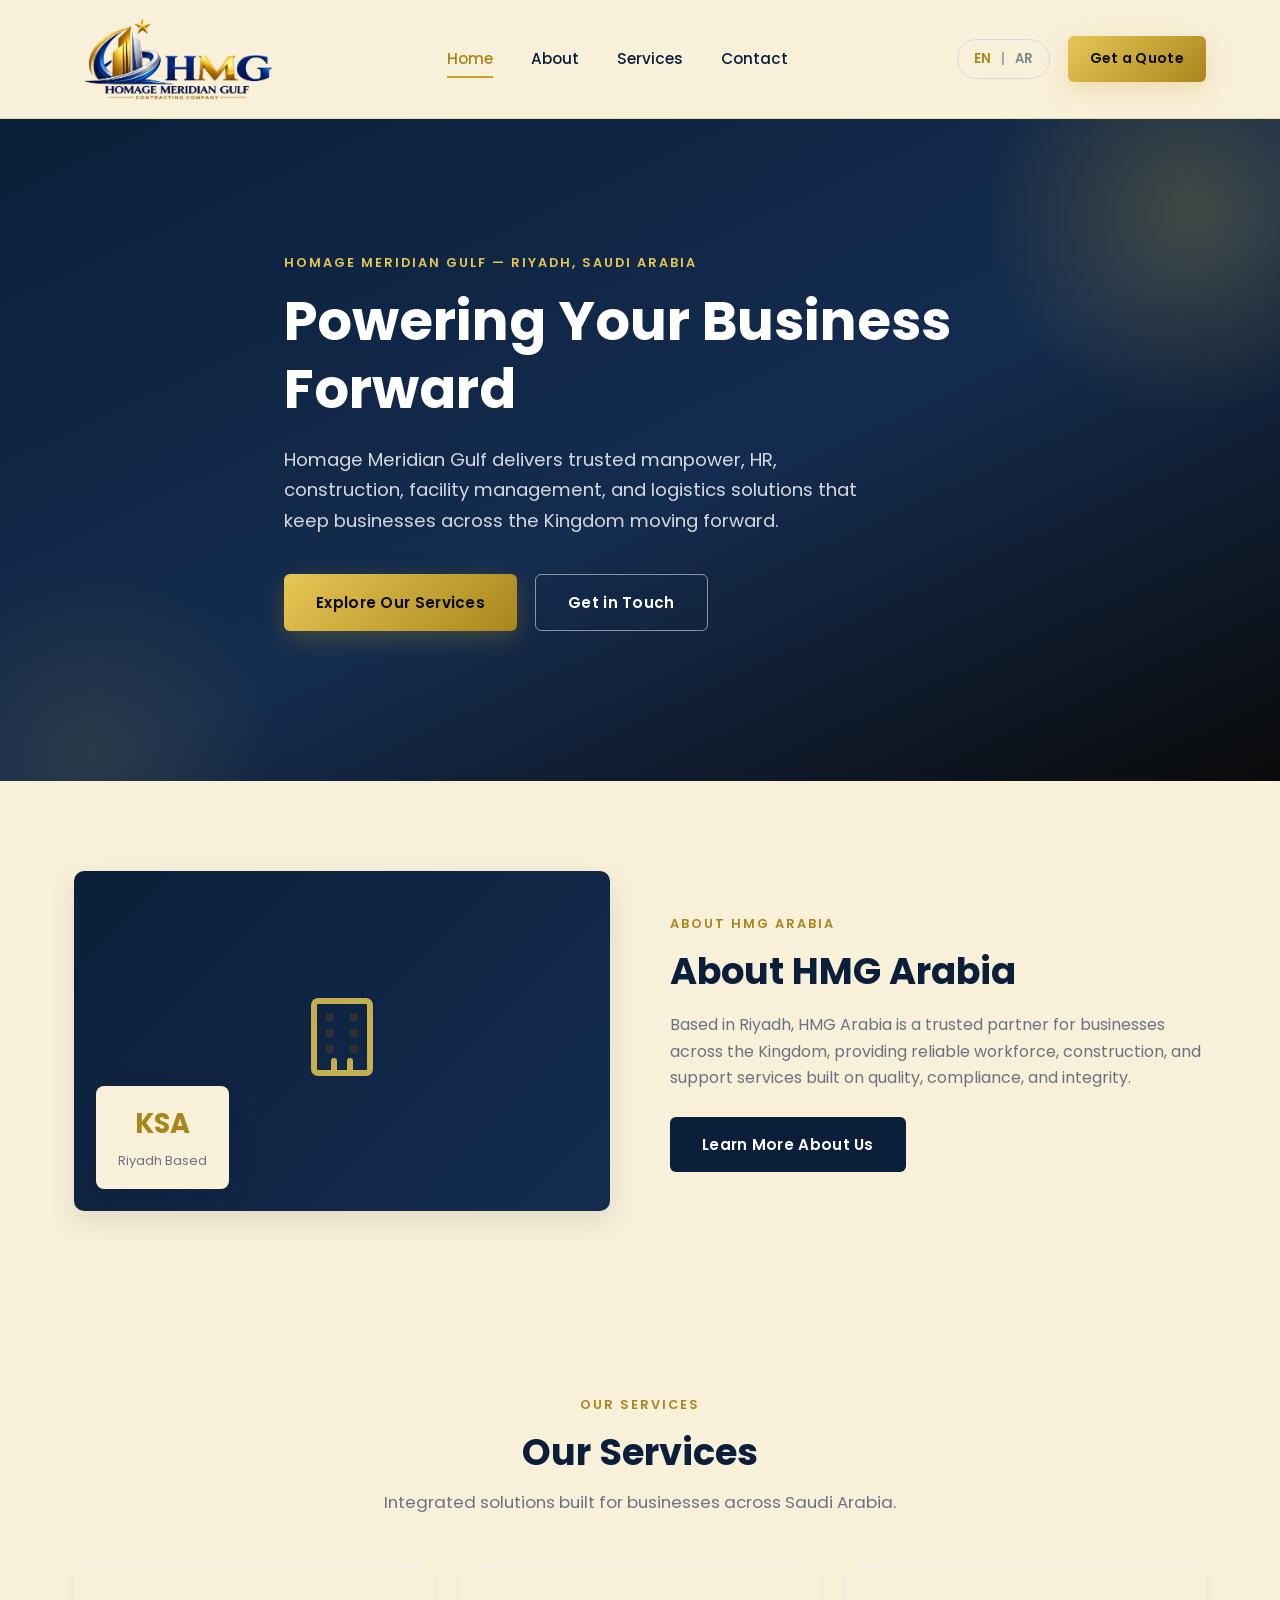
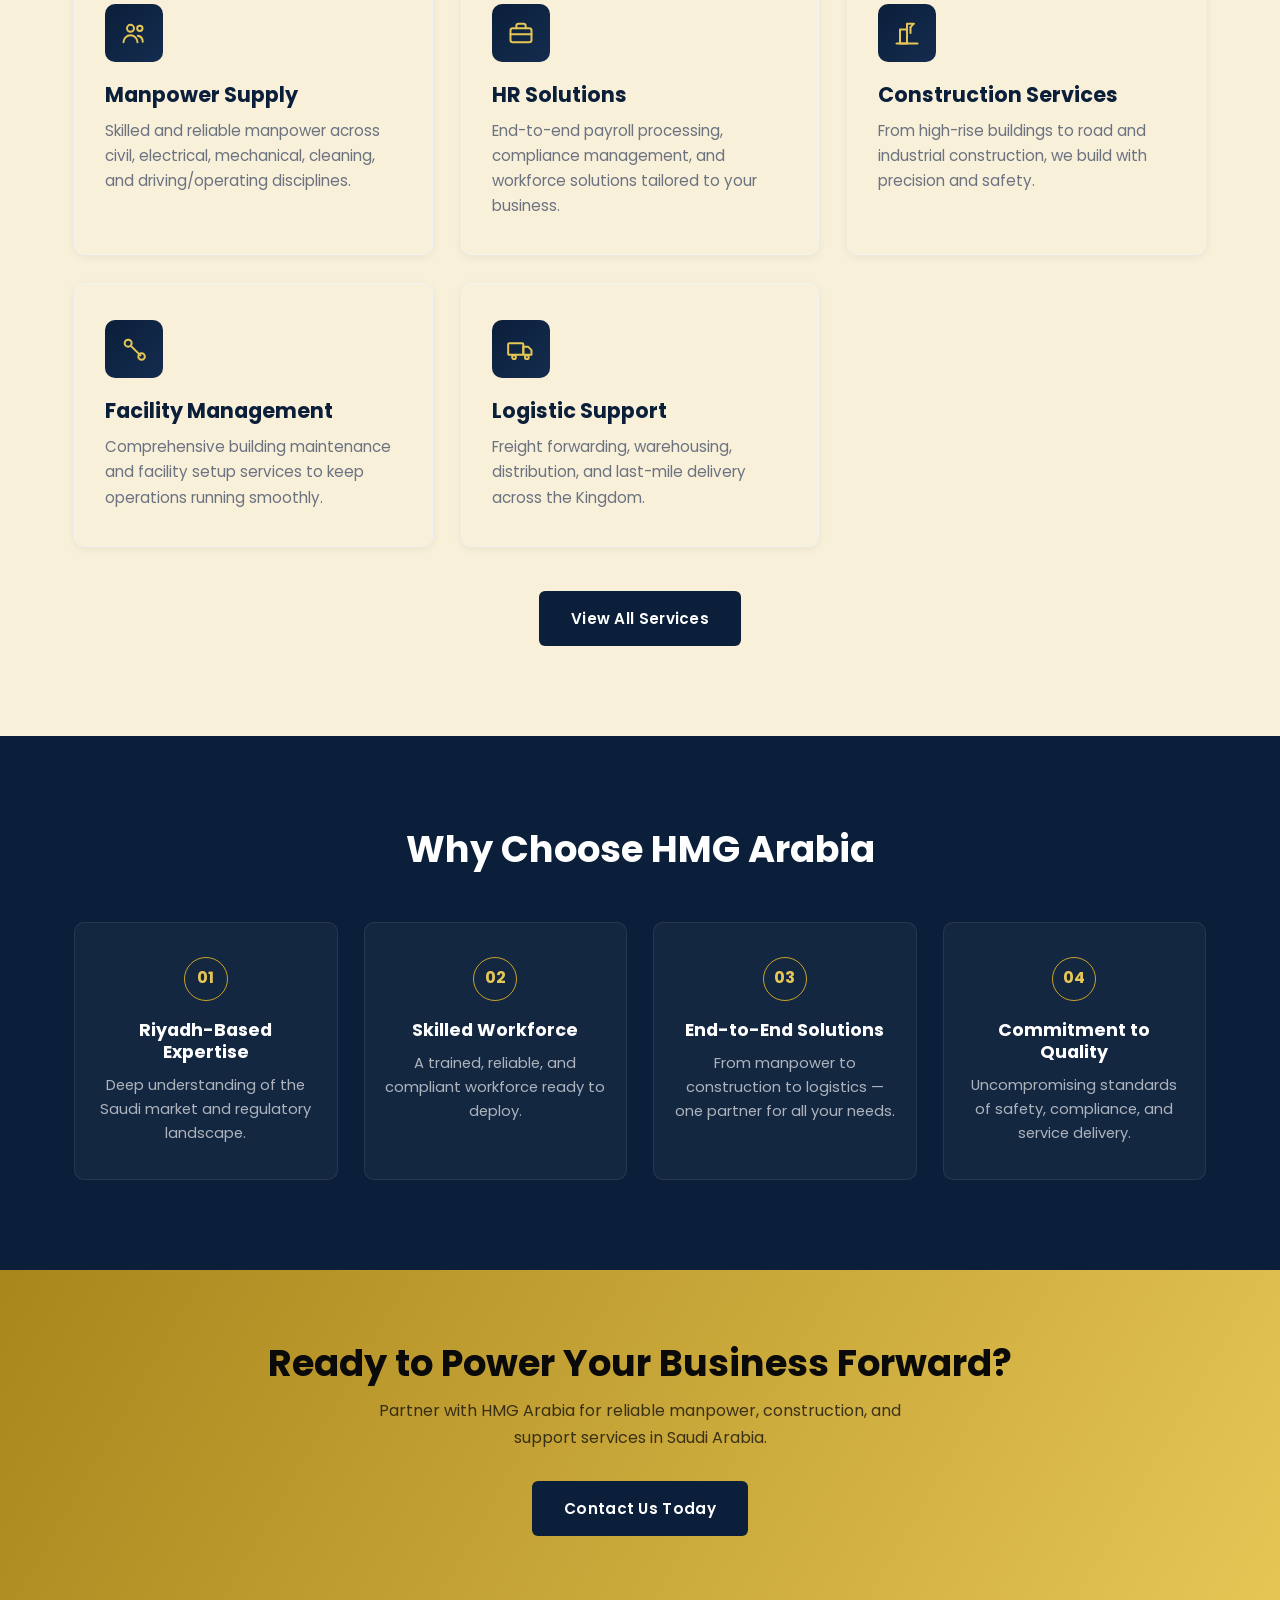
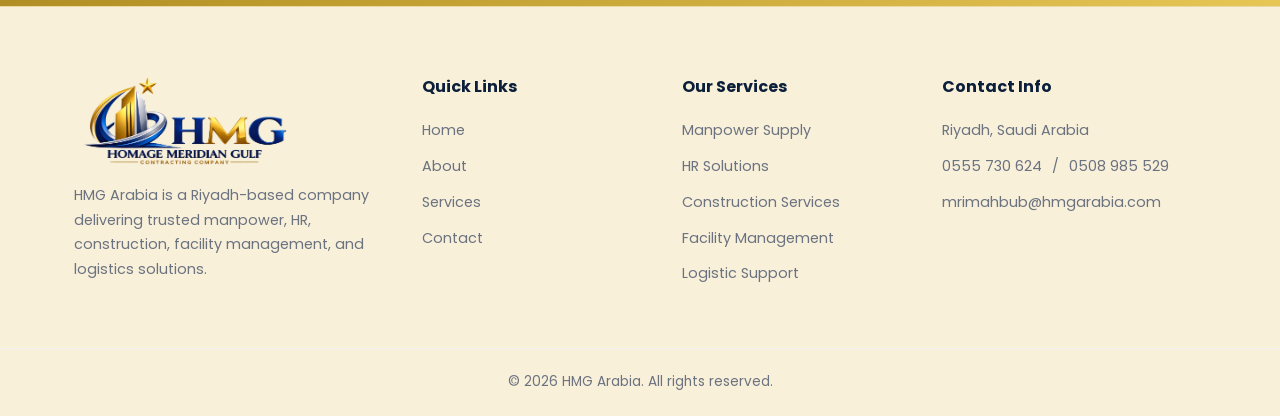
<file: index.html>
<!DOCTYPE html>
<html lang="en" dir="ltr" data-page-title="meta.title.home">
<head>
<meta charset="UTF-8" />
<meta name="viewport" content="width=device-width, initial-scale=1.0" />
<title>HMG Arabia | Powering Your Business Forward</title>
<meta name="description" content="HMG Arabia — Riyadh-based provider of manpower supply, HR solutions, construction, facility management, and logistics services across Saudi Arabia." />
<link rel="preconnect" href="https://fonts.googleapis.com" />
<link rel="preconnect" href="https://fonts.gstatic.com" crossorigin />
<link href="https://fonts.googleapis.com/css2?family=Poppins:wght@400;500;600;700;800&family=Cairo:wght@400;500;600;700;800&display=swap" rel="stylesheet" />
<link rel="stylesheet" href="css/style.css" />
</head>
<body>

<!-- Navbar -->
<header class="navbar" id="navbar">
  <div class="container navbar-inner">
    <a href="index.html" class="logo">
      <img src="images/logo.png" alt="HMG Arabia" class="logo-img" />
    </a>
    <nav class="nav-links" id="navLinks">
      <a href="index.html" class="active" data-i18n="nav.home">Home</a>
      <a href="about.html" data-i18n="nav.about">About</a>
      <a href="services.html" data-i18n="nav.services">Services</a>
      <a href="contact.html" data-i18n="nav.contact">Contact</a>
    </nav>
    <div class="navbar-actions">
      <button class="lang-toggle" id="langToggle" aria-label="Toggle language">
        <span class="lang-option" data-lang="en">EN</span>
        <span class="lang-sep">|</span>
        <span class="lang-option" data-lang="ar">AR</span>
      </button>
      <a href="contact.html" class="btn btn-gold nav-cta" data-i18n="nav.getQuote">Get a Quote</a>
      <button class="hamburger" id="hamburger" aria-label="Menu">
        <span></span><span></span><span></span>
      </button>
    </div>
  </div>
</header>

<!-- Hero -->
<section class="hero">
  <div class="container hero-inner">
    <span class="eyebrow" data-i18n="home.hero.eyebrow">HMG ARABIA — RIYADH, SAUDI ARABIA</span>
    <h1 data-i18n="home.hero.title">Powering Your Business Forward</h1>
    <p data-i18n="home.hero.subtitle">HMG Arabia delivers trusted manpower, HR, construction, facility management, and logistics solutions that keep businesses across the Kingdom moving forward.</p>
    <div class="hero-actions">
      <a href="services.html" class="btn btn-gold" data-i18n="home.hero.cta1">Explore Our Services</a>
      <a href="contact.html" class="btn btn-outline" data-i18n="home.hero.cta2">Get in Touch</a>
    </div>
  </div>
</section>

<!-- About preview -->
<section class="about-preview">
  <div class="container about-preview-grid">
    <div class="about-preview-media">
      <div class="icon-xl">
        <svg viewBox="0 0 24 24" fill="none" stroke="currentColor" stroke-width="1.5" stroke-linecap="round" stroke-linejoin="round">
          <rect x="5" y="3" width="14" height="18" rx="1"></rect>
          <rect x="8" y="6" width="2" height="2" fill="currentColor" stroke="none"></rect>
          <rect x="14" y="6" width="2" height="2" fill="currentColor" stroke="none"></rect>
          <rect x="8" y="10" width="2" height="2" fill="currentColor" stroke="none"></rect>
          <rect x="14" y="10" width="2" height="2" fill="currentColor" stroke="none"></rect>
          <rect x="8" y="14" width="2" height="2" fill="currentColor" stroke="none"></rect>
          <rect x="14" y="14" width="2" height="2" fill="currentColor" stroke="none"></rect>
          <line x1="10" y1="21" x2="10" y2="18"></line>
          <line x1="14" y1="21" x2="14" y2="18"></line>
        </svg>
      </div>
      <div class="badge-years">
        <strong>KSA</strong>
        <span>Riyadh Based</span>
      </div>
    </div>
    <div class="about-preview-content">
      <span class="eyebrow" data-i18n="home.about.title">About HMG Arabia</span>
      <h2 data-i18n="home.about.title">About HMG Arabia</h2>
      <p data-i18n="home.about.text">Based in Riyadh, HMG Arabia is a trusted partner for businesses across the Kingdom, providing reliable workforce, construction, and support services built on quality, compliance, and integrity.</p>
      <a href="about.html" class="btn btn-navy" data-i18n="home.about.link">Learn More About Us</a>
    </div>
  </div>
</section>

<!-- Services preview -->
<section class="services-preview">
  <div class="container">
    <div class="section-head">
      <span class="eyebrow" data-i18n="home.services.title">Our Services</span>
      <h2 data-i18n="home.services.title">Our Services</h2>
      <p data-i18n="home.services.subtitle">Integrated solutions built for businesses across Saudi Arabia.</p>
    </div>
    <div class="services-grid">

      <div class="service-card">
        <div class="service-icon">
          <svg viewBox="0 0 24 24" fill="none" stroke="currentColor" stroke-width="1.7" stroke-linecap="round" stroke-linejoin="round">
            <circle cx="9" cy="8" r="3"></circle>
            <path d="M3 20c0-3.3 2.7-6 6-6s6 2.7 6 6"></path>
            <circle cx="17" cy="8" r="2.3"></circle>
            <path d="M15.3 14.3c2.5.5 4.2 2.6 4.2 5.2"></path>
          </svg>
        </div>
        <h3 data-i18n="home.services.items.0.title">Manpower Supply</h3>
        <p data-i18n="home.services.items.0.desc">Skilled and reliable manpower across civil, electrical, mechanical, cleaning, and driving/operating disciplines.</p>
      </div>

      <div class="service-card">
        <div class="service-icon">
          <svg viewBox="0 0 24 24" fill="none" stroke="currentColor" stroke-width="1.7" stroke-linecap="round" stroke-linejoin="round">
            <rect x="3" y="8" width="18" height="12" rx="2"></rect>
            <path d="M8 8V6a2 2 0 0 1 2-2h4a2 2 0 0 1 2 2v2"></path>
            <line x1="3" y1="13" x2="21" y2="13"></line>
          </svg>
        </div>
        <h3 data-i18n="home.services.items.1.title">HR Solutions</h3>
        <p data-i18n="home.services.items.1.desc">End-to-end payroll processing, compliance management, and workforce solutions tailored to your business.</p>
      </div>

      <div class="service-card">
        <div class="service-icon">
          <svg viewBox="0 0 24 24" fill="none" stroke="currentColor" stroke-width="1.7" stroke-linecap="round" stroke-linejoin="round">
            <path d="M3 21h18"></path>
            <rect x="6" y="9" width="6" height="12"></rect>
            <path d="M12 9V4h6l-3 3"></path>
            <line x1="15" y1="7" x2="15" y2="12"></line>
          </svg>
        </div>
        <h3 data-i18n="home.services.items.2.title">Construction Services</h3>
        <p data-i18n="home.services.items.2.desc">From high-rise buildings to road and industrial construction, we build with precision and safety.</p>
      </div>

      <div class="service-card">
        <div class="service-icon">
          <svg viewBox="0 0 24 24" fill="none" stroke="currentColor" stroke-width="1.7" stroke-linecap="round" stroke-linejoin="round">
            <circle cx="7" cy="7" r="3"></circle>
            <line x1="9.1" y1="9.1" x2="17.5" y2="17.5"></line>
            <circle cx="18.5" cy="18.5" r="2.8"></circle>
          </svg>
        </div>
        <h3 data-i18n="home.services.items.3.title">Facility Management</h3>
        <p data-i18n="home.services.items.3.desc">Comprehensive building maintenance and facility setup services to keep operations running smoothly.</p>
      </div>

      <div class="service-card">
        <div class="service-icon">
          <svg viewBox="0 0 24 24" fill="none" stroke="currentColor" stroke-width="1.7" stroke-linecap="round" stroke-linejoin="round">
            <rect x="1" y="7" width="13" height="10" rx="1"></rect>
            <path d="M14 10h4l3 3v4h-7z"></path>
            <circle cx="6" cy="19" r="1.6"></circle>
            <circle cx="17" cy="19" r="1.6"></circle>
          </svg>
        </div>
        <h3 data-i18n="home.services.items.4.title">Logistic Support</h3>
        <p data-i18n="home.services.items.4.desc">Freight forwarding, warehousing, distribution, and last-mile delivery across the Kingdom.</p>
      </div>

    </div>
    <div class="services-preview-footer">
      <a href="services.html" class="btn btn-navy" data-i18n="home.services.link">View All Services</a>
    </div>
  </div>
</section>

<!-- Why choose us -->
<section class="why-section">
  <div class="container">
    <div class="section-head">
      <h2 data-i18n="home.why.title">Why Choose HMG Arabia</h2>
    </div>
    <div class="why-grid">
      <div class="why-card">
        <span class="why-number">01</span>
        <h3 data-i18n="home.why.items.0.title">Riyadh-Based Expertise</h3>
        <p data-i18n="home.why.items.0.desc">Deep understanding of the Saudi market and regulatory landscape.</p>
      </div>
      <div class="why-card">
        <span class="why-number">02</span>
        <h3 data-i18n="home.why.items.1.title">Skilled Workforce</h3>
        <p data-i18n="home.why.items.1.desc">A trained, reliable, and compliant workforce ready to deploy.</p>
      </div>
      <div class="why-card">
        <span class="why-number">03</span>
        <h3 data-i18n="home.why.items.2.title">End-to-End Solutions</h3>
        <p data-i18n="home.why.items.2.desc">From manpower to construction to logistics — one partner for all your needs.</p>
      </div>
      <div class="why-card">
        <span class="why-number">04</span>
        <h3 data-i18n="home.why.items.3.title">Commitment to Quality</h3>
        <p data-i18n="home.why.items.3.desc">Uncompromising standards of safety, compliance, and service delivery.</p>
      </div>
    </div>
  </div>
</section>

<!-- CTA -->
<section class="cta-banner">
  <div class="container">
    <h2 data-i18n="home.cta.title">Ready to Power Your Business Forward?</h2>
    <p data-i18n="home.cta.subtitle">Partner with HMG Arabia for reliable manpower, construction, and support services in Saudi Arabia.</p>
    <a href="contact.html" class="btn btn-navy" data-i18n="home.cta.button">Contact Us Today</a>
  </div>
</section>

<!-- Footer -->
<footer class="site-footer">
  <div class="container footer-grid">
    <div class="footer-col footer-brand">
      <div class="logo">
        <img src="images/logo.png" alt="HMG Arabia" class="logo-img" />
      </div>
      <p data-i18n="footer.description">HMG Arabia is a Riyadh-based company delivering trusted manpower, HR, construction, facility management, and logistics solutions.</p>
    </div>
    <div class="footer-col">
      <h4 data-i18n="footer.quickLinks">Quick Links</h4>
      <ul>
        <li><a href="index.html" data-i18n="nav.home">Home</a></li>
        <li><a href="about.html" data-i18n="nav.about">About</a></li>
        <li><a href="services.html" data-i18n="nav.services">Services</a></li>
        <li><a href="contact.html" data-i18n="nav.contact">Contact</a></li>
      </ul>
    </div>
    <div class="footer-col">
      <h4 data-i18n="footer.ourServices">Our Services</h4>
      <ul>
        <li data-i18n="home.services.items.0.title">Manpower Supply</li>
        <li data-i18n="home.services.items.1.title">HR Solutions</li>
        <li data-i18n="home.services.items.2.title">Construction Services</li>
        <li data-i18n="home.services.items.3.title">Facility Management</li>
        <li data-i18n="home.services.items.4.title">Logistic Support</li>
      </ul>
    </div>
    <div class="footer-col">
      <h4 data-i18n="footer.contactInfo">Contact Info</h4>
      <ul class="footer-contact">
        <li><span data-i18n="contact.info.address">Riyadh, Saudi Arabia</span></li>
        <li><a href="tel:0555730624">0555 730 624</a> / <a href="tel:0508985529">0508 985 529</a></li>
        <li><a href="mailto:mrimahbub@hmgarabia.com">mrimahbub@hmgarabia.com</a></li>
      </ul>
    </div>
  </div>
  <div class="footer-bottom">
    <p>&copy; <span id="year"></span> HMG Arabia. <span data-i18n="footer.rights">All rights reserved.</span></p>
  </div>
</footer>

<script src="js/translations.js"></script>
<script src="js/main.js"></script>
</body>
</html>
</file>
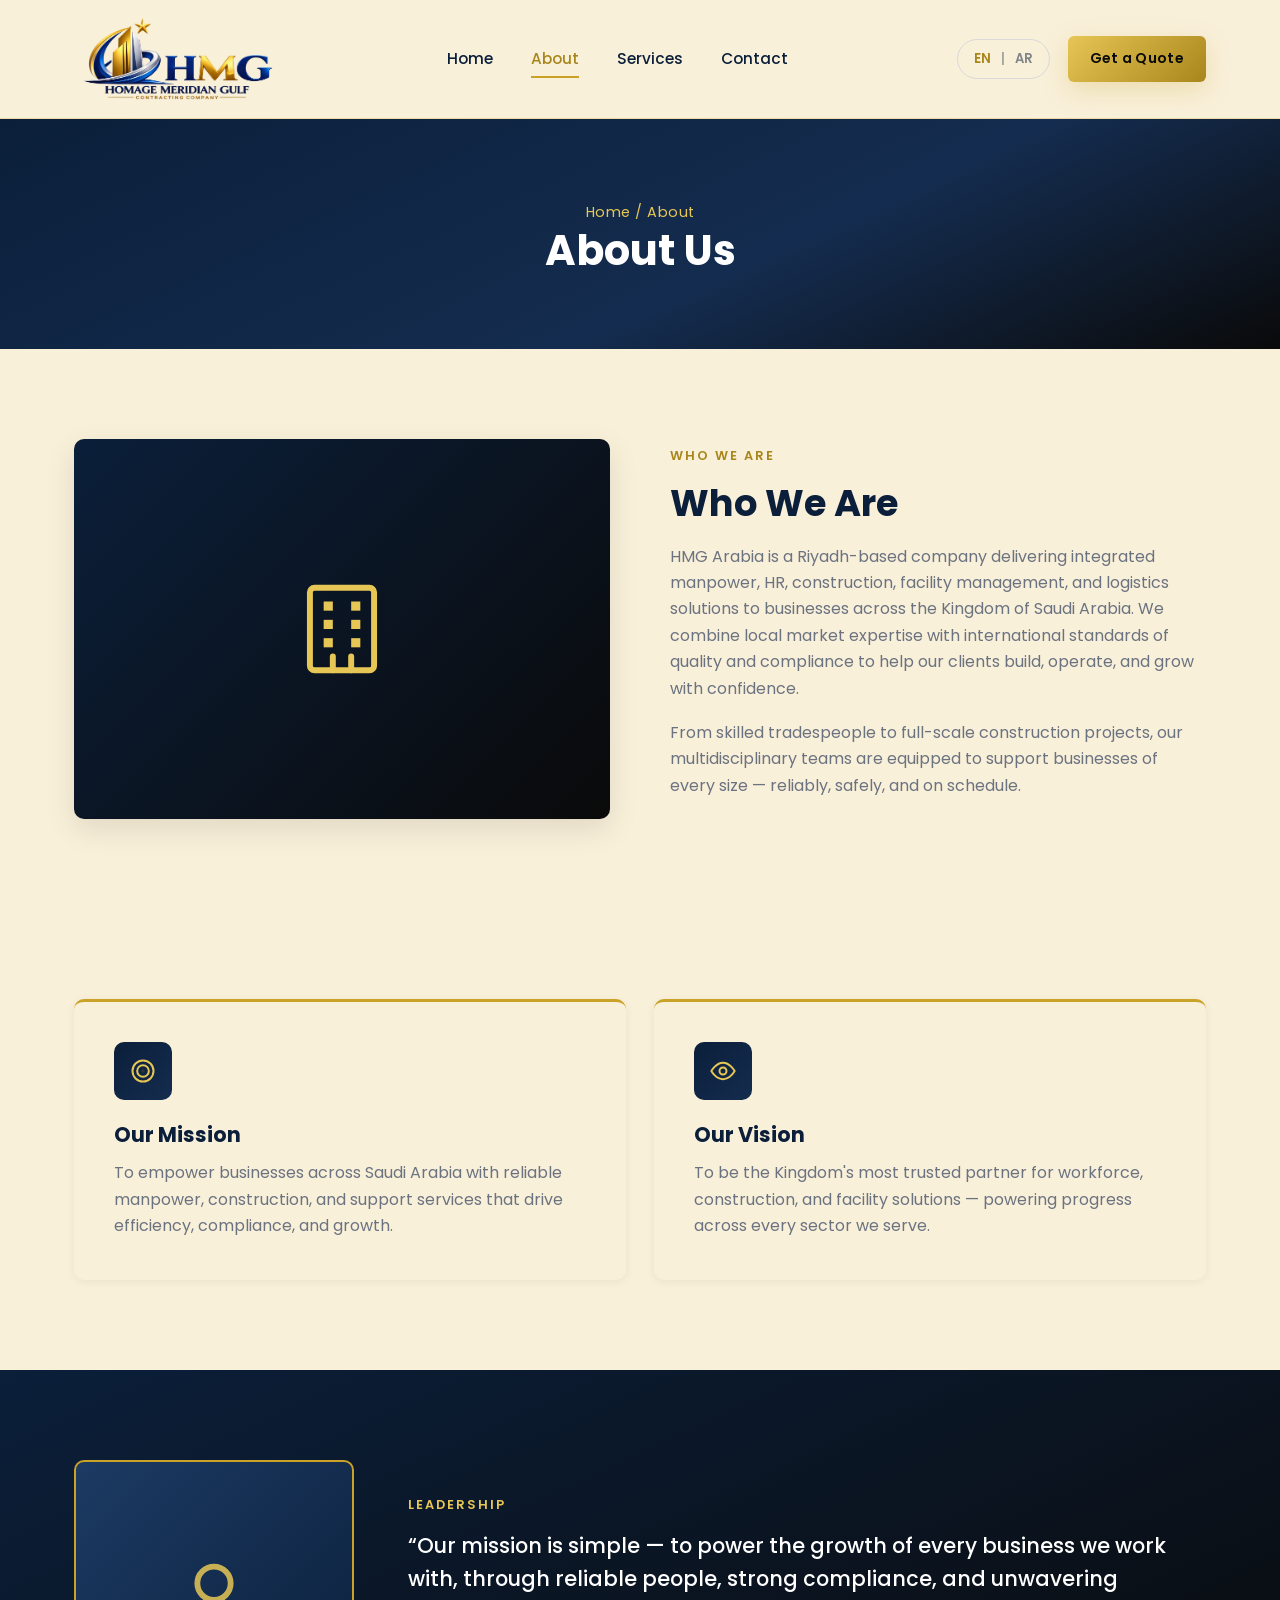
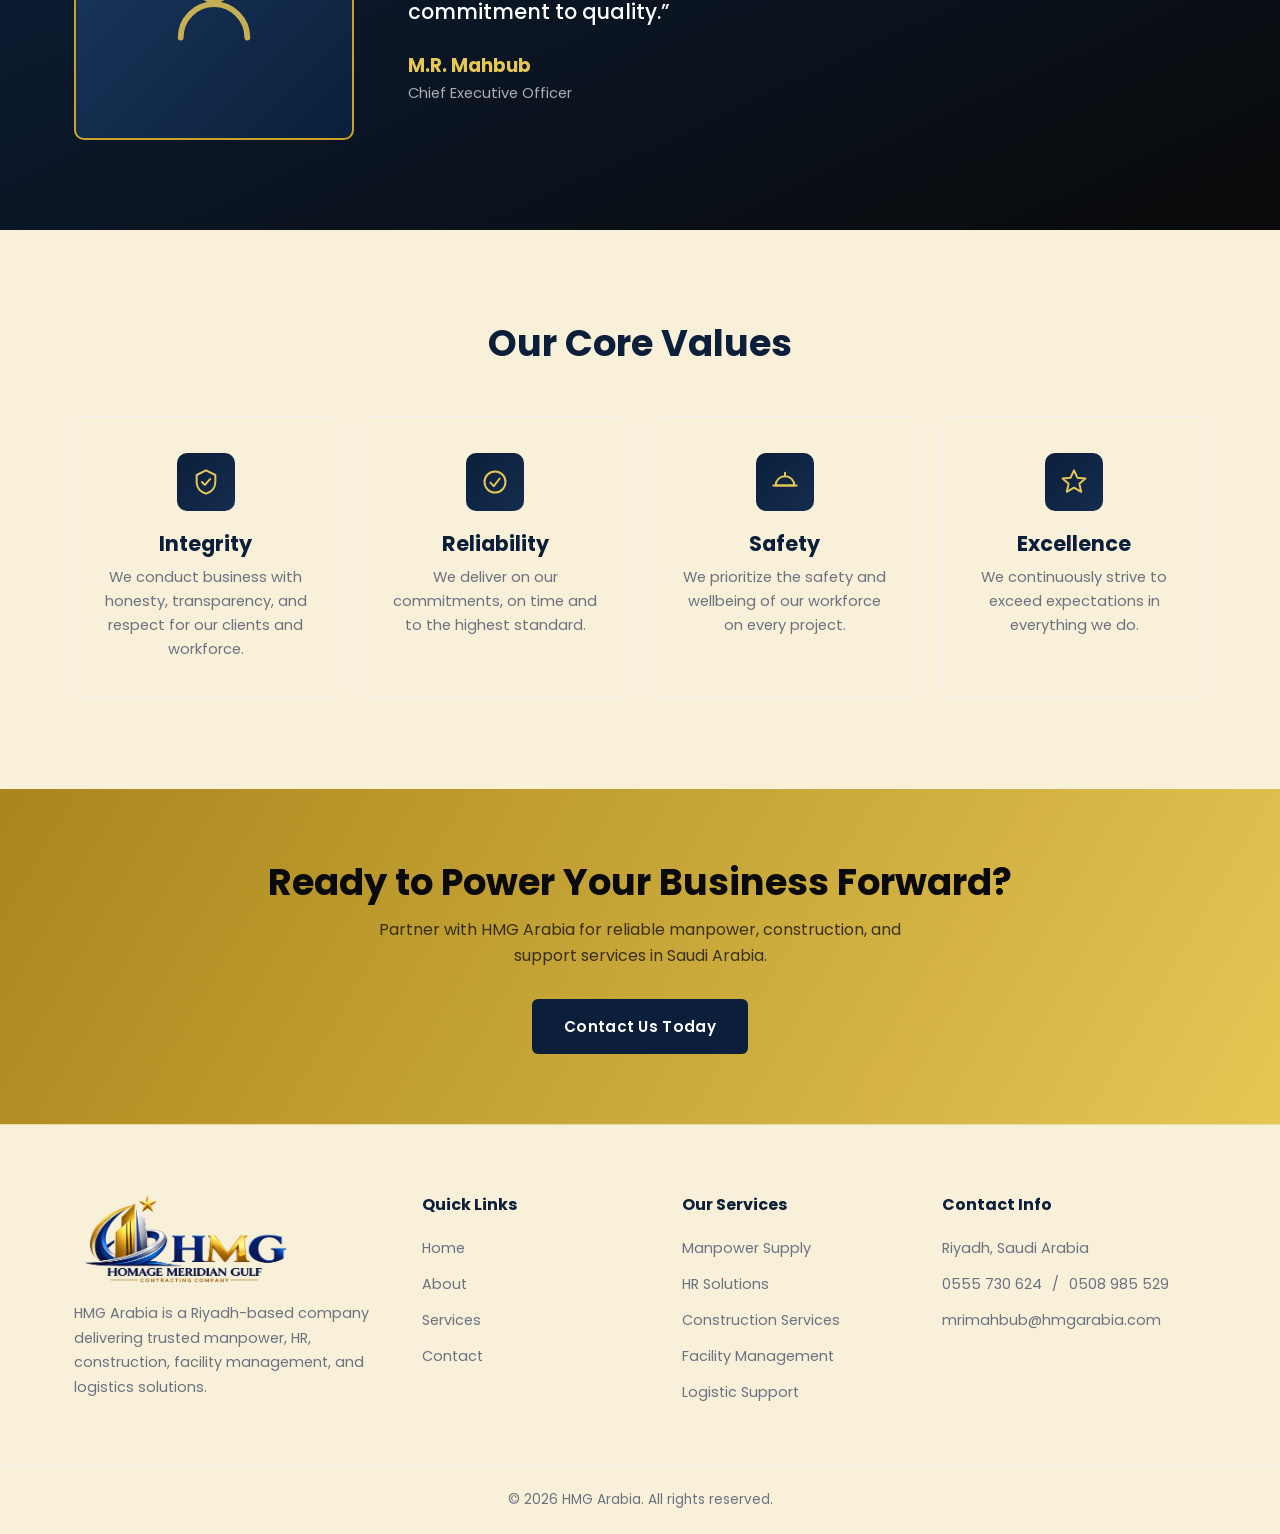
<file: about.html>
<!DOCTYPE html>
<html lang="en" dir="ltr" data-page-title="meta.title.about">
<head>
<meta charset="UTF-8" />
<meta name="viewport" content="width=device-width, initial-scale=1.0" />
<title>About Us | HMG Arabia</title>
<meta name="description" content="Learn about HMG Arabia, a Riyadh-based provider of manpower, HR, construction, facility management, and logistics services led by CEO M.R. Mahbub." />
<link rel="preconnect" href="https://fonts.googleapis.com" />
<link rel="preconnect" href="https://fonts.gstatic.com" crossorigin />
<link href="https://fonts.googleapis.com/css2?family=Poppins:wght@400;500;600;700;800&family=Cairo:wght@400;500;600;700;800&display=swap" rel="stylesheet" />
<link rel="stylesheet" href="css/style.css" />
</head>
<body>

<!-- Navbar -->
<header class="navbar" id="navbar">
  <div class="container navbar-inner">
    <a href="index.html" class="logo">
      <img src="images/logo.png" alt="HMG Arabia" class="logo-img" />
    </a>
    <nav class="nav-links" id="navLinks">
      <a href="index.html" data-i18n="nav.home">Home</a>
      <a href="about.html" class="active" data-i18n="nav.about">About</a>
      <a href="services.html" data-i18n="nav.services">Services</a>
      <a href="contact.html" data-i18n="nav.contact">Contact</a>
    </nav>
    <div class="navbar-actions">
      <button class="lang-toggle" id="langToggle" aria-label="Toggle language">
        <span class="lang-option" data-lang="en">EN</span>
        <span class="lang-sep">|</span>
        <span class="lang-option" data-lang="ar">AR</span>
      </button>
      <a href="contact.html" class="btn btn-gold nav-cta" data-i18n="nav.getQuote">Get a Quote</a>
      <button class="hamburger" id="hamburger" aria-label="Menu">
        <span></span><span></span><span></span>
      </button>
    </div>
  </div>
</header>

<!-- Page header -->
<section class="page-header">
  <div class="container">
    <span class="breadcrumb" data-i18n="about.header.breadcrumb">Home / About</span>
    <h1 data-i18n="about.header.title">About Us</h1>
  </div>
</section>

<!-- Overview -->
<section class="overview">
  <div class="container overview-grid">
    <div class="overview-media">
      <svg viewBox="0 0 24 24" fill="none" stroke="#e6c655" stroke-width="1.3" stroke-linecap="round" stroke-linejoin="round" width="110" height="110">
        <rect x="5" y="3" width="14" height="18" rx="1"></rect>
        <rect x="8" y="6" width="2" height="2" fill="#e6c655" stroke="none"></rect>
        <rect x="14" y="6" width="2" height="2" fill="#e6c655" stroke="none"></rect>
        <rect x="8" y="10" width="2" height="2" fill="#e6c655" stroke="none"></rect>
        <rect x="14" y="10" width="2" height="2" fill="#e6c655" stroke="none"></rect>
        <rect x="8" y="14" width="2" height="2" fill="#e6c655" stroke="none"></rect>
        <rect x="14" y="14" width="2" height="2" fill="#e6c655" stroke="none"></rect>
        <line x1="10" y1="21" x2="10" y2="18"></line>
        <line x1="14" y1="21" x2="14" y2="18"></line>
      </svg>
    </div>
    <div class="overview-content">
      <span class="eyebrow" data-i18n="about.overview.title">Who We Are</span>
      <h2 data-i18n="about.overview.title">Who We Are</h2>
      <p data-i18n="about.overview.text1">HMG Arabia is a Riyadh-based company delivering integrated manpower, HR, construction, facility management, and logistics solutions to businesses across the Kingdom of Saudi Arabia. We combine local market expertise with international standards of quality and compliance to help our clients build, operate, and grow with confidence.</p>
      <p data-i18n="about.overview.text2">From skilled tradespeople to full-scale construction projects, our multidisciplinary teams are equipped to support businesses of every size — reliably, safely, and on schedule.</p>
    </div>
  </div>
</section>

<!-- Mission & Vision -->
<section class="mv-section">
  <div class="container mv-grid">
    <div class="mv-card">
      <div class="service-icon">
        <svg viewBox="0 0 24 24" fill="none" stroke="currentColor" stroke-width="1.7" stroke-linecap="round" stroke-linejoin="round">
          <circle cx="12" cy="12" r="9"></circle>
          <circle cx="12" cy="12" r="5"></circle>
          <circle cx="12" cy="12" r="1.4" fill="currentColor" stroke="none"></circle>
        </svg>
      </div>
      <h3 data-i18n="about.mission.title">Our Mission</h3>
      <p data-i18n="about.mission.text">To empower businesses across Saudi Arabia with reliable manpower, construction, and support services that drive efficiency, compliance, and growth.</p>
    </div>
    <div class="mv-card">
      <div class="service-icon">
        <svg viewBox="0 0 24 24" fill="none" stroke="currentColor" stroke-width="1.7" stroke-linecap="round" stroke-linejoin="round">
          <path d="M2 12s4-7 10-7 10 7 10 7-4 7-10 7-10-7-10-7z"></path>
          <circle cx="12" cy="12" r="3"></circle>
        </svg>
      </div>
      <h3 data-i18n="about.vision.title">Our Vision</h3>
      <p data-i18n="about.vision.text">To be the Kingdom's most trusted partner for workforce, construction, and facility solutions — powering progress across every sector we serve.</p>
    </div>
  </div>
</section>

<!-- CEO -->
<section class="ceo-section">
  <div class="container ceo-grid">
    <div class="ceo-photo">
      <svg viewBox="0 0 24 24" fill="none" stroke="currentColor" stroke-width="1.4" stroke-linecap="round" stroke-linejoin="round">
        <circle cx="12" cy="8" r="4"></circle>
        <path d="M4 21c0-4.4 3.6-8 8-8s8 3.6 8 8"></path>
      </svg>
    </div>
    <div class="ceo-content">
      <span class="ceo-label" data-i18n="about.ceo.label">Leadership</span>
      <p class="ceo-quote" data-i18n="about.ceo.quote">&ldquo;Our mission is simple — to power the growth of every business we work with, through reliable people, strong compliance, and unwavering commitment to quality.&rdquo;</p>
      <div class="ceo-name" data-i18n="about.ceo.name">M.R. Mahbub</div>
      <div class="ceo-title" data-i18n="about.ceo.title">Chief Executive Officer</div>
    </div>
  </div>
</section>

<!-- Core values -->
<section class="values-section">
  <div class="container">
    <div class="section-head">
      <h2 data-i18n="about.values.title">Our Core Values</h2>
    </div>
    <div class="values-grid">
      <div class="value-card">
        <div class="service-icon">
          <svg viewBox="0 0 24 24" fill="none" stroke="currentColor" stroke-width="1.7" stroke-linecap="round" stroke-linejoin="round">
            <path d="M12 2l8 4v6c0 5-3.5 8.5-8 10-4.5-1.5-8-5-8-10V6l8-4z"></path>
            <polyline points="8.5 12 11 14.5 15.5 9.5"></polyline>
          </svg>
        </div>
        <h3 data-i18n="about.values.items.0.title">Integrity</h3>
        <p data-i18n="about.values.items.0.desc">We conduct business with honesty, transparency, and respect for our clients and workforce.</p>
      </div>
      <div class="value-card">
        <div class="service-icon">
          <svg viewBox="0 0 24 24" fill="none" stroke="currentColor" stroke-width="1.7" stroke-linecap="round" stroke-linejoin="round">
            <circle cx="12" cy="12" r="9"></circle>
            <polyline points="8 12.5 11 15.5 16 9"></polyline>
          </svg>
        </div>
        <h3 data-i18n="about.values.items.1.title">Reliability</h3>
        <p data-i18n="about.values.items.1.desc">We deliver on our commitments, on time and to the highest standard.</p>
      </div>
      <div class="value-card">
        <div class="service-icon">
          <svg viewBox="0 0 24 24" fill="none" stroke="currentColor" stroke-width="1.7" stroke-linecap="round" stroke-linejoin="round">
            <path d="M4 15a8 8 0 0 1 16 0z"></path>
            <line x1="2" y1="15" x2="22" y2="15"></line>
            <line x1="12" y1="4" x2="12" y2="7"></line>
          </svg>
        </div>
        <h3 data-i18n="about.values.items.2.title">Safety</h3>
        <p data-i18n="about.values.items.2.desc">We prioritize the safety and wellbeing of our workforce on every project.</p>
      </div>
      <div class="value-card">
        <div class="service-icon">
          <svg viewBox="0 0 24 24" fill="none" stroke="currentColor" stroke-width="1.7" stroke-linecap="round" stroke-linejoin="round">
            <path d="M12 2l2.9 6.3 6.9.7-5.2 4.6 1.6 6.8L12 16.9 5.8 20.4l1.6-6.8L2.2 9l6.9-.7L12 2z"></path>
          </svg>
        </div>
        <h3 data-i18n="about.values.items.3.title">Excellence</h3>
        <p data-i18n="about.values.items.3.desc">We continuously strive to exceed expectations in everything we do.</p>
      </div>
    </div>
  </div>
</section>

<!-- CTA -->
<section class="cta-banner">
  <div class="container">
    <h2 data-i18n="home.cta.title">Ready to Power Your Business Forward?</h2>
    <p data-i18n="home.cta.subtitle">Partner with HMG Arabia for reliable manpower, construction, and support services in Saudi Arabia.</p>
    <a href="contact.html" class="btn btn-navy" data-i18n="home.cta.button">Contact Us Today</a>
  </div>
</section>

<!-- Footer -->
<footer class="site-footer">
  <div class="container footer-grid">
    <div class="footer-col footer-brand">
      <div class="logo">
        <img src="images/logo.png" alt="HMG Arabia" class="logo-img" />
      </div>
      <p data-i18n="footer.description">HMG Arabia is a Riyadh-based company delivering trusted manpower, HR, construction, facility management, and logistics solutions.</p>
    </div>
    <div class="footer-col">
      <h4 data-i18n="footer.quickLinks">Quick Links</h4>
      <ul>
        <li><a href="index.html" data-i18n="nav.home">Home</a></li>
        <li><a href="about.html" data-i18n="nav.about">About</a></li>
        <li><a href="services.html" data-i18n="nav.services">Services</a></li>
        <li><a href="contact.html" data-i18n="nav.contact">Contact</a></li>
      </ul>
    </div>
    <div class="footer-col">
      <h4 data-i18n="footer.ourServices">Our Services</h4>
      <ul>
        <li data-i18n="home.services.items.0.title">Manpower Supply</li>
        <li data-i18n="home.services.items.1.title">HR Solutions</li>
        <li data-i18n="home.services.items.2.title">Construction Services</li>
        <li data-i18n="home.services.items.3.title">Facility Management</li>
        <li data-i18n="home.services.items.4.title">Logistic Support</li>
      </ul>
    </div>
    <div class="footer-col">
      <h4 data-i18n="footer.contactInfo">Contact Info</h4>
      <ul class="footer-contact">
        <li><span data-i18n="contact.info.address">Riyadh, Saudi Arabia</span></li>
        <li><a href="tel:0555730624">0555 730 624</a> / <a href="tel:0508985529">0508 985 529</a></li>
        <li><a href="mailto:mrimahbub@hmgarabia.com">mrimahbub@hmgarabia.com</a></li>
      </ul>
    </div>
  </div>
  <div class="footer-bottom">
    <p>&copy; <span id="year"></span> HMG Arabia. <span data-i18n="footer.rights">All rights reserved.</span></p>
  </div>
</footer>

<script src="js/translations.js"></script>
<script src="js/main.js"></script>
</body>
</html>
</file>
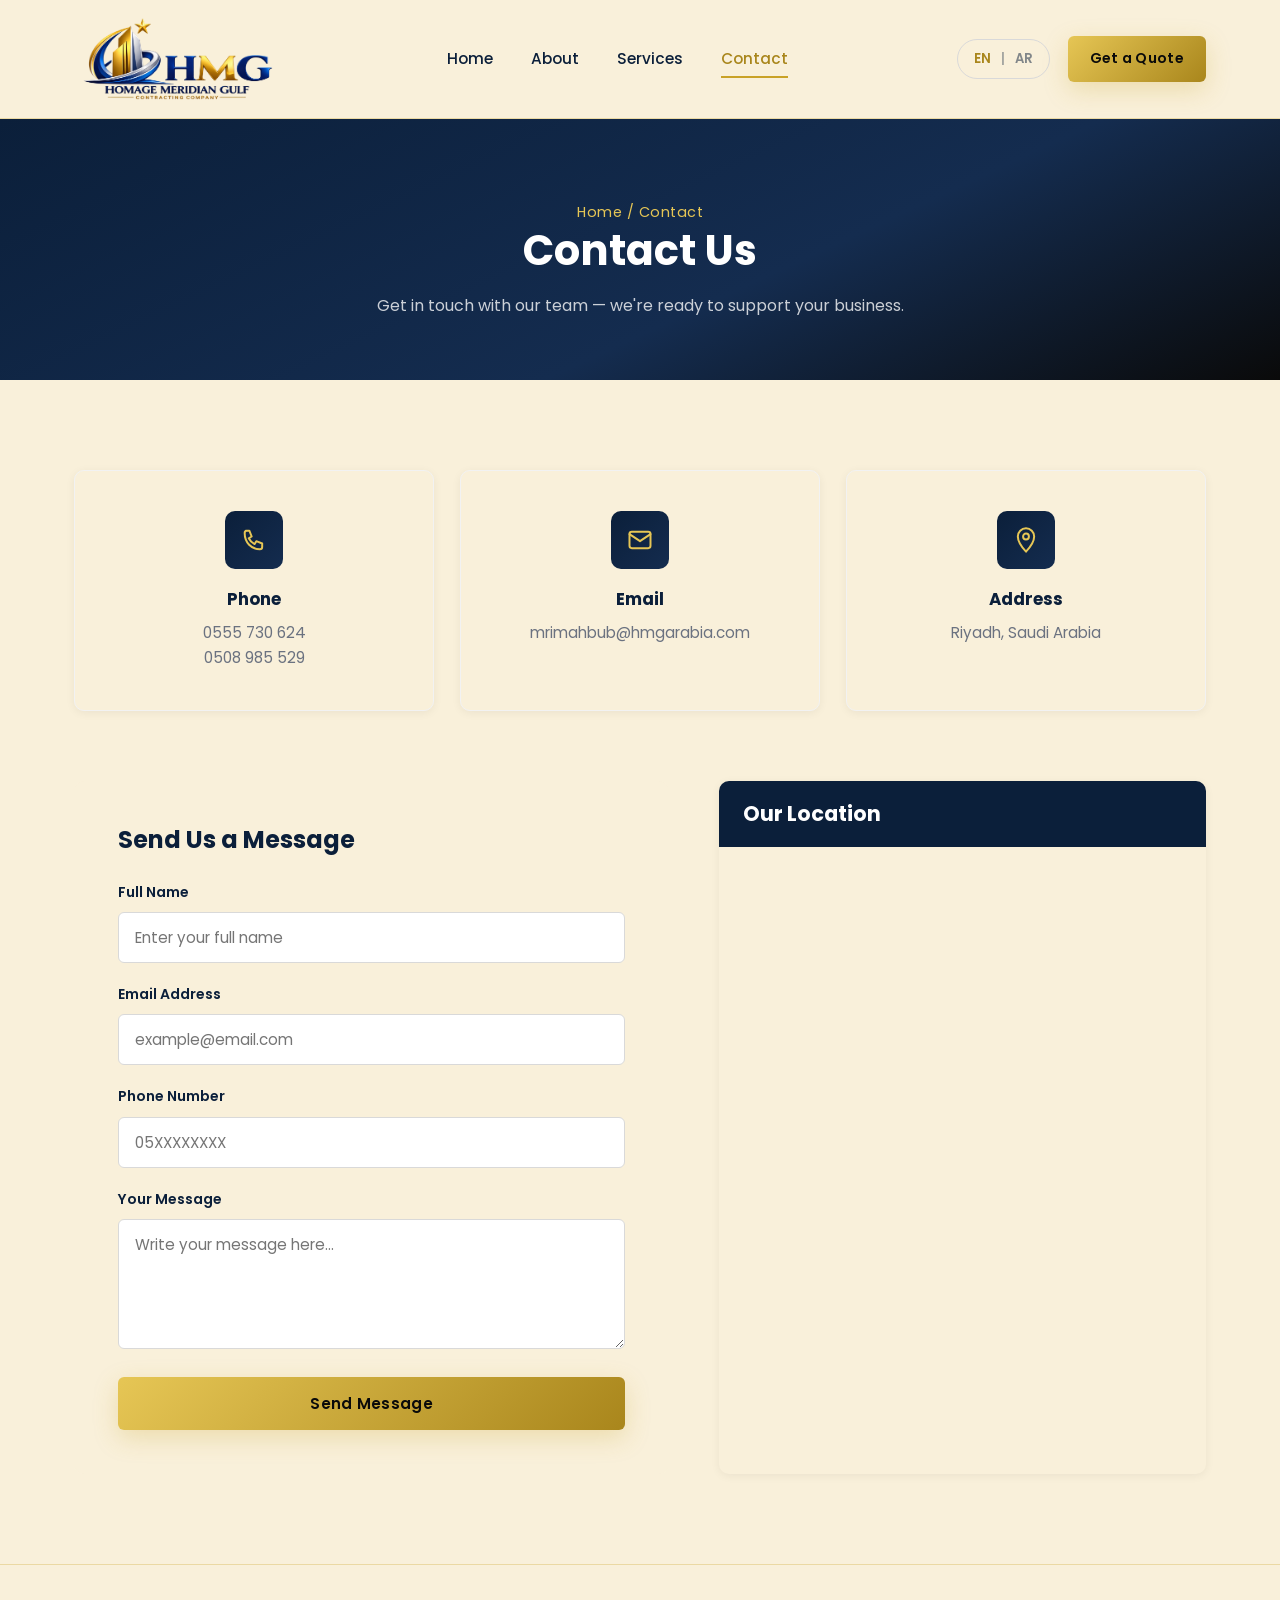
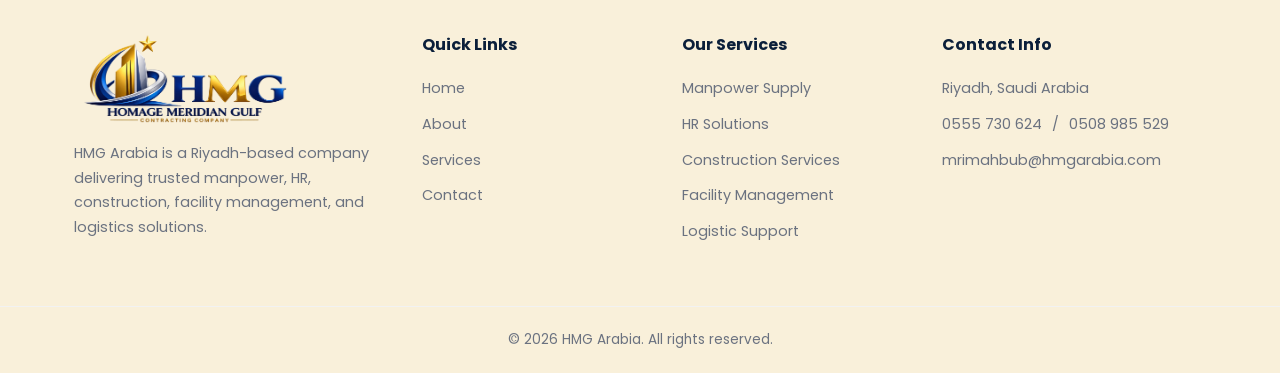
<file: contact.html>
<!DOCTYPE html>
<html lang="en" dir="ltr" data-page-title="meta.title.contact">
<head>
<meta charset="UTF-8" />
<meta name="viewport" content="width=device-width, initial-scale=1.0" />
<title>Contact Us | HMG Arabia</title>
<meta name="description" content="Contact HMG Arabia in Riyadh, Saudi Arabia. Phone: 0555730624 / 0508985529. Email: mrimahbub@hmgarabia.com" />
<link rel="preconnect" href="https://fonts.googleapis.com" />
<link rel="preconnect" href="https://fonts.gstatic.com" crossorigin />
<link href="https://fonts.googleapis.com/css2?family=Poppins:wght@400;500;600;700;800&family=Cairo:wght@400;500;600;700;800&display=swap" rel="stylesheet" />
<link rel="stylesheet" href="css/style.css" />
</head>
<body>

<!-- Navbar -->
<header class="navbar" id="navbar">
  <div class="container navbar-inner">
    <a href="index.html" class="logo">
      <img src="images/logo.png" alt="HMG Arabia" class="logo-img" />
    </a>
    <nav class="nav-links" id="navLinks">
      <a href="index.html" data-i18n="nav.home">Home</a>
      <a href="about.html" data-i18n="nav.about">About</a>
      <a href="services.html" data-i18n="nav.services">Services</a>
      <a href="contact.html" class="active" data-i18n="nav.contact">Contact</a>
    </nav>
    <div class="navbar-actions">
      <button class="lang-toggle" id="langToggle" aria-label="Toggle language">
        <span class="lang-option" data-lang="en">EN</span>
        <span class="lang-sep">|</span>
        <span class="lang-option" data-lang="ar">AR</span>
      </button>
      <a href="contact.html" class="btn btn-gold nav-cta" data-i18n="nav.getQuote">Get a Quote</a>
      <button class="hamburger" id="hamburger" aria-label="Menu">
        <span></span><span></span><span></span>
      </button>
    </div>
  </div>
</header>

<!-- Page header -->
<section class="page-header">
  <div class="container">
    <span class="breadcrumb" data-i18n="contact.header.breadcrumb">Home / Contact</span>
    <h1 data-i18n="contact.header.title">Contact Us</h1>
    <p class="page-subtitle" data-i18n="contact.header.subtitle">Get in touch with our team — we're ready to support your business.</p>
  </div>
</section>

<section class="contact-section">
  <div class="container">

    <!-- Info cards -->
    <div class="contact-info-grid">
      <div class="info-card">
        <div class="service-icon" style="margin:0 auto 20px;">
          <svg viewBox="0 0 24 24" fill="none" stroke="currentColor" stroke-width="1.7" stroke-linecap="round" stroke-linejoin="round">
            <path d="M5 4h3l2 5-2.5 1.5a11 11 0 0 0 5 5L14 13l5 2v3a2 2 0 0 1-2 2C9.8 20 4 14.2 4 6a2 2 0 0 1 2-2z"></path>
          </svg>
        </div>
        <h3 data-i18n="contact.info.phoneLabel">Phone</h3>
        <a href="tel:0555730624">0555 730 624</a>
        <a href="tel:0508985529">0508 985 529</a>
      </div>
      <div class="info-card">
        <div class="service-icon" style="margin:0 auto 20px;">
          <svg viewBox="0 0 24 24" fill="none" stroke="currentColor" stroke-width="1.7" stroke-linecap="round" stroke-linejoin="round">
            <rect x="3" y="5" width="18" height="14" rx="2"></rect>
            <polyline points="3 7 12 13 21 7"></polyline>
          </svg>
        </div>
        <h3 data-i18n="contact.info.emailLabel">Email</h3>
        <a href="mailto:mrimahbub@hmgarabia.com">mrimahbub@hmgarabia.com</a>
      </div>
      <div class="info-card">
        <div class="service-icon" style="margin:0 auto 20px;">
          <svg viewBox="0 0 24 24" fill="none" stroke="currentColor" stroke-width="1.7" stroke-linecap="round" stroke-linejoin="round">
            <path d="M12 22s7-7.5 7-13a7 7 0 0 0-14 0c0 5.5 7 13 7 13z"></path>
            <circle cx="12" cy="9" r="2.5"></circle>
          </svg>
        </div>
        <h3 data-i18n="contact.info.addressLabel">Address</h3>
        <p data-i18n="contact.info.address">Riyadh, Saudi Arabia</p>
      </div>
    </div>

    <!-- Form + Map -->
    <div class="contact-grid">
      <div class="contact-form-wrap">
        <h2 data-i18n="contact.form.title">Send Us a Message</h2>

        <div class="form-error" id="formError" data-i18n="contact.form.error">Please fill in all required fields correctly.</div>
        <div class="form-success" id="formSuccess" data-i18n="contact.form.success">Thank you! Your message has been received. Our team will get back to you shortly.</div>

        <form id="contactForm" novalidate>
          <div class="form-group">
            <label for="name" data-i18n="contact.form.name">Full Name</label>
            <input type="text" id="name" name="name" required data-i18n-placeholder="contact.form.namePlaceholder" placeholder="Enter your full name" />
          </div>
          <div class="form-group">
            <label for="email" data-i18n="contact.form.email">Email Address</label>
            <input type="email" id="email" name="email" required data-i18n-placeholder="contact.form.emailPlaceholder" placeholder="example@email.com" />
          </div>
          <div class="form-group">
            <label for="phone" data-i18n="contact.form.phone">Phone Number</label>
            <input type="tel" id="phone" name="phone" required data-i18n-placeholder="contact.form.phonePlaceholder" placeholder="05XXXXXXXX" />
          </div>
          <div class="form-group">
            <label for="message" data-i18n="contact.form.message">Your Message</label>
            <textarea id="message" name="message" required data-i18n-placeholder="contact.form.messagePlaceholder" placeholder="Write your message here..."></textarea>
          </div>
          <button type="submit" class="btn btn-gold btn-block" data-i18n="contact.form.submit">Send Message</button>
        </form>
      </div>

      <div class="map-wrap">
        <h3 data-i18n="contact.map.title">Our Location</h3>
        <iframe
          src="https://maps.google.com/maps?q=Riyadh%2C%20Saudi%20Arabia&t=&z=12&ie=UTF8&output=embed"
          allowfullscreen=""
          loading="lazy"
          referrerpolicy="no-referrer-when-downgrade"
          title="HMG Arabia Location - Riyadh, Saudi Arabia">
        </iframe>
      </div>
    </div>

  </div>
</section>

<!-- Footer -->
<footer class="site-footer">
  <div class="container footer-grid">
    <div class="footer-col footer-brand">
      <div class="logo">
        <img src="images/logo.png" alt="HMG Arabia" class="logo-img" />
      </div>
      <p data-i18n="footer.description">HMG Arabia is a Riyadh-based company delivering trusted manpower, HR, construction, facility management, and logistics solutions.</p>
    </div>
    <div class="footer-col">
      <h4 data-i18n="footer.quickLinks">Quick Links</h4>
      <ul>
        <li><a href="index.html" data-i18n="nav.home">Home</a></li>
        <li><a href="about.html" data-i18n="nav.about">About</a></li>
        <li><a href="services.html" data-i18n="nav.services">Services</a></li>
        <li><a href="contact.html" data-i18n="nav.contact">Contact</a></li>
      </ul>
    </div>
    <div class="footer-col">
      <h4 data-i18n="footer.ourServices">Our Services</h4>
      <ul>
        <li data-i18n="home.services.items.0.title">Manpower Supply</li>
        <li data-i18n="home.services.items.1.title">HR Solutions</li>
        <li data-i18n="home.services.items.2.title">Construction Services</li>
        <li data-i18n="home.services.items.3.title">Facility Management</li>
        <li data-i18n="home.services.items.4.title">Logistic Support</li>
      </ul>
    </div>
    <div class="footer-col">
      <h4 data-i18n="footer.contactInfo">Contact Info</h4>
      <ul class="footer-contact">
        <li><span data-i18n="contact.info.address">Riyadh, Saudi Arabia</span></li>
        <li><a href="tel:0555730624">0555 730 624</a> / <a href="tel:0508985529">0508 985 529</a></li>
        <li><a href="mailto:mrimahbub@hmgarabia.com">mrimahbub@hmgarabia.com</a></li>
      </ul>
    </div>
  </div>
  <div class="footer-bottom">
    <p>&copy; <span id="year"></span> HMG Arabia. <span data-i18n="footer.rights">All rights reserved.</span></p>
  </div>
</footer>

<script src="js/translations.js"></script>
<script src="js/main.js"></script>
</body>
</html>
</file>
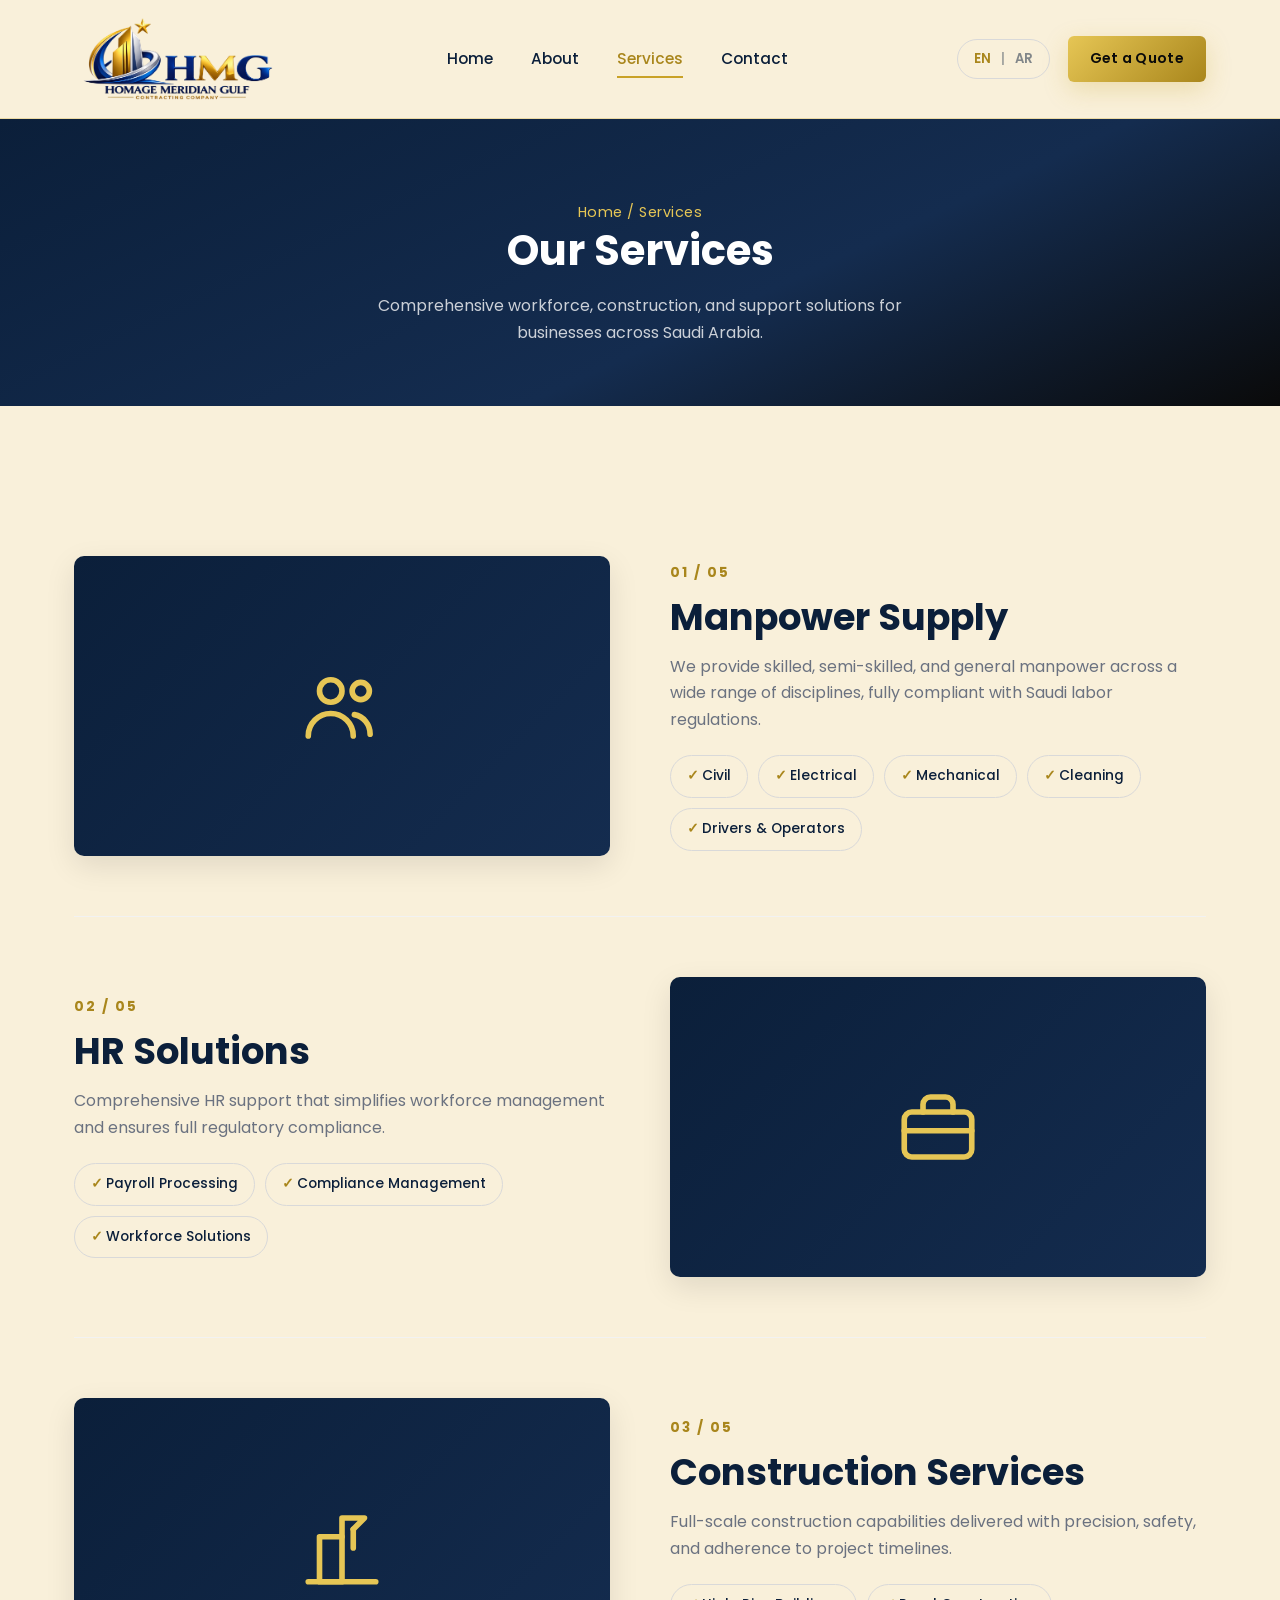
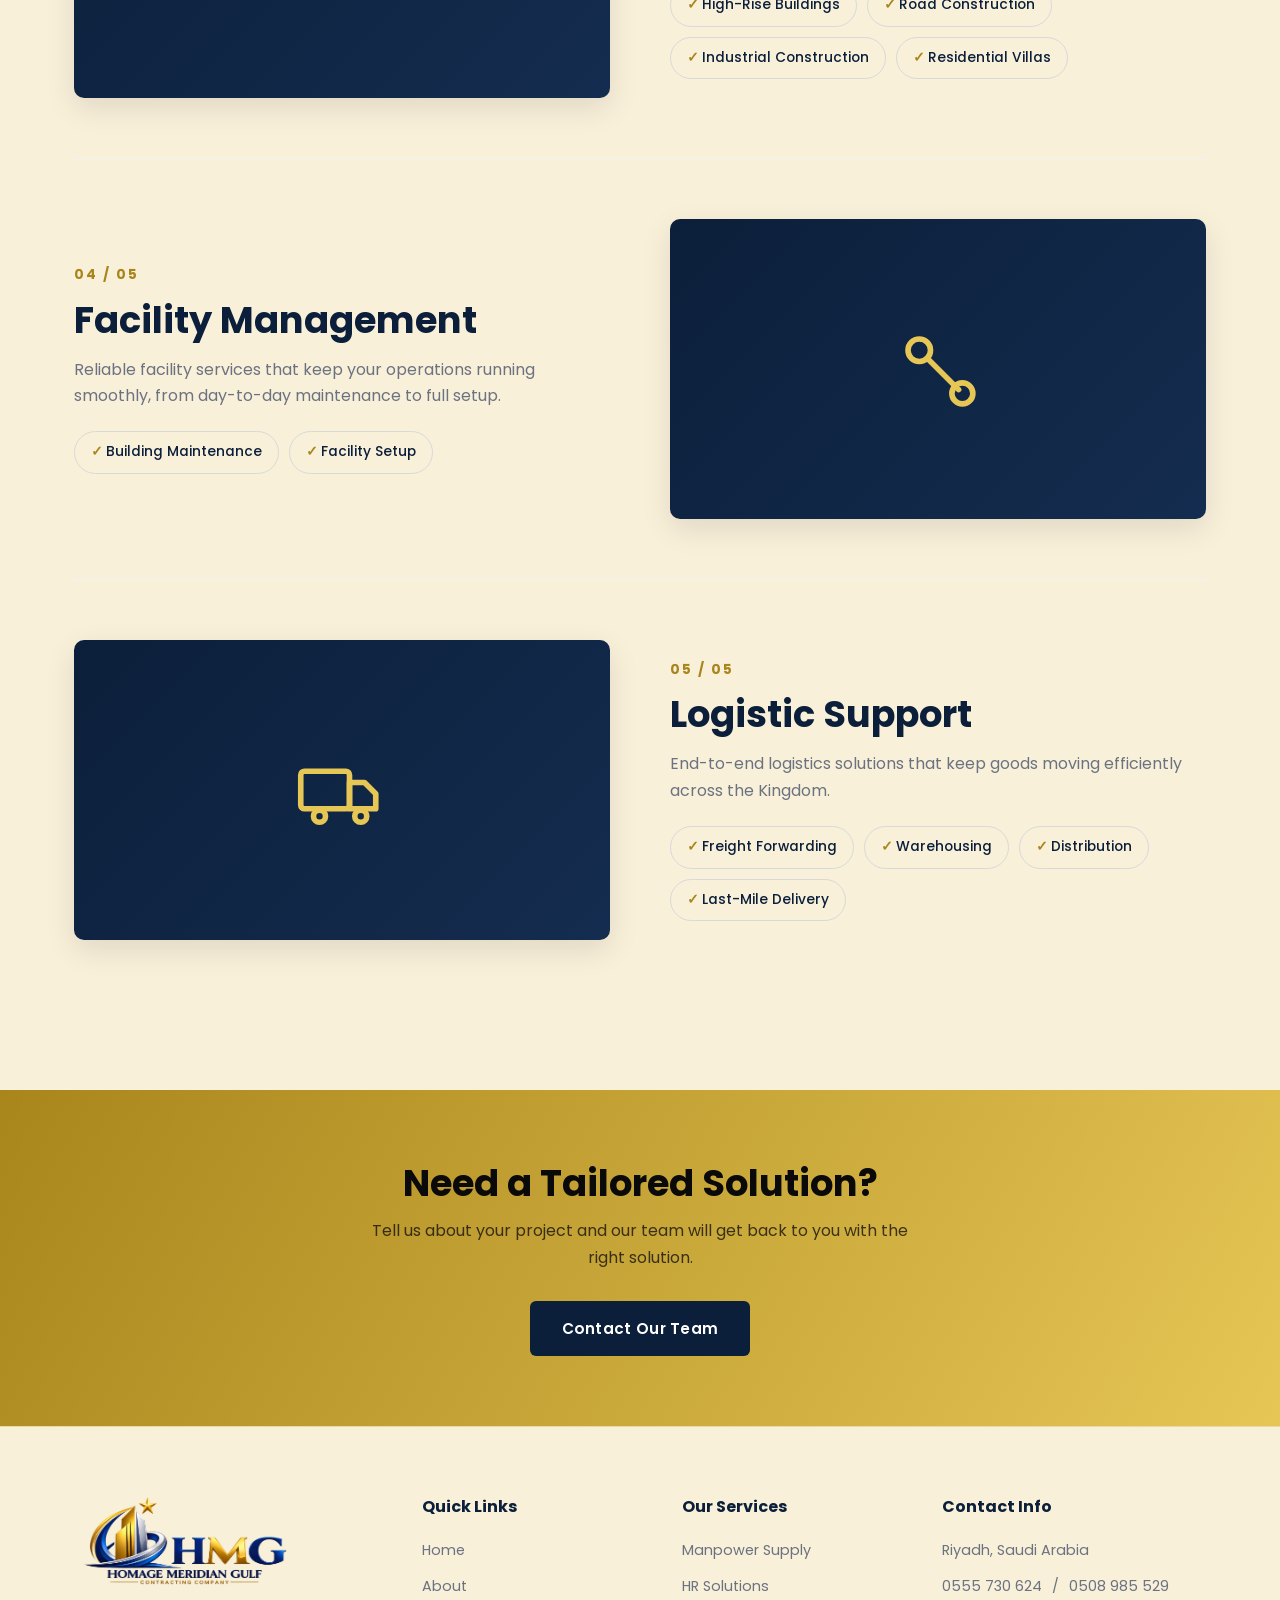
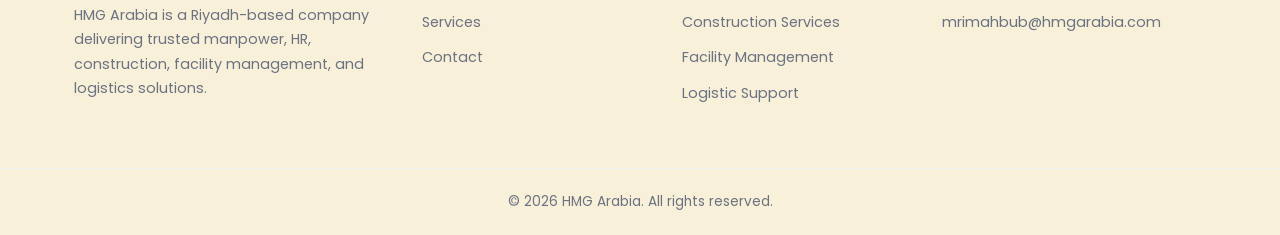
<file: services.html>
<!DOCTYPE html>
<html lang="en" dir="ltr" data-page-title="meta.title.services">
<head>
<meta charset="UTF-8" />
<meta name="viewport" content="width=device-width, initial-scale=1.0" />
<title>Our Services | HMG Arabia</title>
<meta name="description" content="HMG Arabia services: Manpower Supply, HR Solutions, Construction Services, Facility Management, and Logistic Support across Saudi Arabia." />
<link rel="preconnect" href="https://fonts.googleapis.com" />
<link rel="preconnect" href="https://fonts.gstatic.com" crossorigin />
<link href="https://fonts.googleapis.com/css2?family=Poppins:wght@400;500;600;700;800&family=Cairo:wght@400;500;600;700;800&display=swap" rel="stylesheet" />
<link rel="stylesheet" href="css/style.css" />
</head>
<body>

<!-- Navbar -->
<header class="navbar" id="navbar">
  <div class="container navbar-inner">
    <a href="index.html" class="logo">
      <img src="images/logo.png" alt="HMG Arabia" class="logo-img" />
    </a>
    <nav class="nav-links" id="navLinks">
      <a href="index.html" data-i18n="nav.home">Home</a>
      <a href="about.html" data-i18n="nav.about">About</a>
      <a href="services.html" class="active" data-i18n="nav.services">Services</a>
      <a href="contact.html" data-i18n="nav.contact">Contact</a>
    </nav>
    <div class="navbar-actions">
      <button class="lang-toggle" id="langToggle" aria-label="Toggle language">
        <span class="lang-option" data-lang="en">EN</span>
        <span class="lang-sep">|</span>
        <span class="lang-option" data-lang="ar">AR</span>
      </button>
      <a href="contact.html" class="btn btn-gold nav-cta" data-i18n="nav.getQuote">Get a Quote</a>
      <button class="hamburger" id="hamburger" aria-label="Menu">
        <span></span><span></span><span></span>
      </button>
    </div>
  </div>
</header>

<!-- Page header -->
<section class="page-header">
  <div class="container">
    <span class="breadcrumb" data-i18n="services.header.breadcrumb">Home / Services</span>
    <h1 data-i18n="services.header.title">Our Services</h1>
    <p class="page-subtitle" data-i18n="services.header.subtitle">Comprehensive workforce, construction, and support solutions for businesses across Saudi Arabia.</p>
  </div>
</section>

<!-- Services detail -->
<section class="services-detail">
  <div class="container">

    <!-- 1. Manpower Supply -->
    <div class="service-detail">
      <div class="service-detail-media">
        <svg viewBox="0 0 24 24" fill="none" stroke="currentColor" stroke-width="1.5" stroke-linecap="round" stroke-linejoin="round">
          <circle cx="9" cy="8" r="3"></circle>
          <path d="M3 20c0-3.3 2.7-6 6-6s6 2.7 6 6"></path>
          <circle cx="17" cy="8" r="2.3"></circle>
          <path d="M15.3 14.3c2.5.5 4.2 2.6 4.2 5.2"></path>
        </svg>
      </div>
      <div class="service-detail-content">
        <span class="service-index">01 / 05</span>
        <h2 data-i18n="services.list.0.title">Manpower Supply</h2>
        <p data-i18n="services.list.0.desc">We provide skilled, semi-skilled, and general manpower across a wide range of disciplines, fully compliant with Saudi labor regulations.</p>
        <ul class="service-tags">
          <li data-i18n="services.list.0.items.0">Civil</li>
          <li data-i18n="services.list.0.items.1">Electrical</li>
          <li data-i18n="services.list.0.items.2">Mechanical</li>
          <li data-i18n="services.list.0.items.3">Cleaning</li>
          <li data-i18n="services.list.0.items.4">Drivers &amp; Operators</li>
        </ul>
      </div>
    </div>

    <!-- 2. HR Solutions -->
    <div class="service-detail">
      <div class="service-detail-media">
        <svg viewBox="0 0 24 24" fill="none" stroke="currentColor" stroke-width="1.5" stroke-linecap="round" stroke-linejoin="round">
          <rect x="3" y="8" width="18" height="12" rx="2"></rect>
          <path d="M8 8V6a2 2 0 0 1 2-2h4a2 2 0 0 1 2 2v2"></path>
          <line x1="3" y1="13" x2="21" y2="13"></line>
        </svg>
      </div>
      <div class="service-detail-content">
        <span class="service-index">02 / 05</span>
        <h2 data-i18n="services.list.1.title">HR Solutions</h2>
        <p data-i18n="services.list.1.desc">Comprehensive HR support that simplifies workforce management and ensures full regulatory compliance.</p>
        <ul class="service-tags">
          <li data-i18n="services.list.1.items.0">Payroll Processing</li>
          <li data-i18n="services.list.1.items.1">Compliance Management</li>
          <li data-i18n="services.list.1.items.2">Workforce Solutions</li>
        </ul>
      </div>
    </div>

    <!-- 3. Construction Services -->
    <div class="service-detail">
      <div class="service-detail-media">
        <svg viewBox="0 0 24 24" fill="none" stroke="currentColor" stroke-width="1.5" stroke-linecap="round" stroke-linejoin="round">
          <path d="M3 21h18"></path>
          <rect x="6" y="9" width="6" height="12"></rect>
          <path d="M12 9V4h6l-3 3"></path>
          <line x1="15" y1="7" x2="15" y2="12"></line>
        </svg>
      </div>
      <div class="service-detail-content">
        <span class="service-index">03 / 05</span>
        <h2 data-i18n="services.list.2.title">Construction Services</h2>
        <p data-i18n="services.list.2.desc">Full-scale construction capabilities delivered with precision, safety, and adherence to project timelines.</p>
        <ul class="service-tags">
          <li data-i18n="services.list.2.items.0">High-Rise Buildings</li>
          <li data-i18n="services.list.2.items.1">Road Construction</li>
          <li data-i18n="services.list.2.items.2">Industrial Construction</li>
          <li data-i18n="services.list.2.items.3">Residential Villas</li>
        </ul>
      </div>
    </div>

    <!-- 4. Facility Management -->
    <div class="service-detail">
      <div class="service-detail-media">
        <svg viewBox="0 0 24 24" fill="none" stroke="currentColor" stroke-width="1.5" stroke-linecap="round" stroke-linejoin="round">
          <circle cx="7" cy="7" r="3"></circle>
          <line x1="9.1" y1="9.1" x2="17.5" y2="17.5"></line>
          <circle cx="18.5" cy="18.5" r="2.8"></circle>
        </svg>
      </div>
      <div class="service-detail-content">
        <span class="service-index">04 / 05</span>
        <h2 data-i18n="services.list.3.title">Facility Management</h2>
        <p data-i18n="services.list.3.desc">Reliable facility services that keep your operations running smoothly, from day-to-day maintenance to full setup.</p>
        <ul class="service-tags">
          <li data-i18n="services.list.3.items.0">Building Maintenance</li>
          <li data-i18n="services.list.3.items.1">Facility Setup</li>
        </ul>
      </div>
    </div>

    <!-- 5. Logistic Support -->
    <div class="service-detail">
      <div class="service-detail-media">
        <svg viewBox="0 0 24 24" fill="none" stroke="currentColor" stroke-width="1.5" stroke-linecap="round" stroke-linejoin="round">
          <rect x="1" y="7" width="13" height="10" rx="1"></rect>
          <path d="M14 10h4l3 3v4h-7z"></path>
          <circle cx="6" cy="19" r="1.6"></circle>
          <circle cx="17" cy="19" r="1.6"></circle>
        </svg>
      </div>
      <div class="service-detail-content">
        <span class="service-index">05 / 05</span>
        <h2 data-i18n="services.list.4.title">Logistic Support</h2>
        <p data-i18n="services.list.4.desc">End-to-end logistics solutions that keep goods moving efficiently across the Kingdom.</p>
        <ul class="service-tags">
          <li data-i18n="services.list.4.items.0">Freight Forwarding</li>
          <li data-i18n="services.list.4.items.1">Warehousing</li>
          <li data-i18n="services.list.4.items.2">Distribution</li>
          <li data-i18n="services.list.4.items.3">Last-Mile Delivery</li>
        </ul>
      </div>
    </div>

  </div>
</section>

<!-- CTA -->
<section class="cta-banner">
  <div class="container">
    <h2 data-i18n="services.cta.title">Need a Tailored Solution?</h2>
    <p data-i18n="services.cta.subtitle">Tell us about your project and our team will get back to you with the right solution.</p>
    <a href="contact.html" class="btn btn-navy" data-i18n="services.cta.button">Contact Our Team</a>
  </div>
</section>

<!-- Footer -->
<footer class="site-footer">
  <div class="container footer-grid">
    <div class="footer-col footer-brand">
      <div class="logo">
        <img src="images/logo.png" alt="HMG Arabia" class="logo-img" />
      </div>
      <p data-i18n="footer.description">HMG Arabia is a Riyadh-based company delivering trusted manpower, HR, construction, facility management, and logistics solutions.</p>
    </div>
    <div class="footer-col">
      <h4 data-i18n="footer.quickLinks">Quick Links</h4>
      <ul>
        <li><a href="index.html" data-i18n="nav.home">Home</a></li>
        <li><a href="about.html" data-i18n="nav.about">About</a></li>
        <li><a href="services.html" data-i18n="nav.services">Services</a></li>
        <li><a href="contact.html" data-i18n="nav.contact">Contact</a></li>
      </ul>
    </div>
    <div class="footer-col">
      <h4 data-i18n="footer.ourServices">Our Services</h4>
      <ul>
        <li data-i18n="home.services.items.0.title">Manpower Supply</li>
        <li data-i18n="home.services.items.1.title">HR Solutions</li>
        <li data-i18n="home.services.items.2.title">Construction Services</li>
        <li data-i18n="home.services.items.3.title">Facility Management</li>
        <li data-i18n="home.services.items.4.title">Logistic Support</li>
      </ul>
    </div>
    <div class="footer-col">
      <h4 data-i18n="footer.contactInfo">Contact Info</h4>
      <ul class="footer-contact">
        <li><span data-i18n="contact.info.address">Riyadh, Saudi Arabia</span></li>
        <li><a href="tel:0555730624">0555 730 624</a> / <a href="tel:0508985529">0508 985 529</a></li>
        <li><a href="mailto:mrimahbub@hmgarabia.com">mrimahbub@hmgarabia.com</a></li>
      </ul>
    </div>
  </div>
  <div class="footer-bottom">
    <p>&copy; <span id="year"></span> HMG Arabia. <span data-i18n="footer.rights">All rights reserved.</span></p>
  </div>
</footer>

<script src="js/translations.js"></script>
<script src="js/main.js"></script>
</body>
</html>
</file>
<file: css/style.css>
/* ===========================
   HMG Arabia — Stylesheet
   =========================== */

:root {
  --gold: #c9a227;
  --gold-light: #e6c655;
  --gold-dark: #a9861c;
  --gold-pale: #f9f0da;
  --gold-pale-border: rgba(201, 162, 39, 0.3);
  --navy: #0b1f3a;
  --navy-light: #142c4f;
  --navy-lighter: #1c3a63;
  --black: #0a0a0a;
  --white: #ffffff;
  --off-white: var(--gold-pale);
  --gray-100: #f2f2f2;
  --gray-300: #d9d9d9;
  --text-muted: #6b7280;
  --text-body: #333333;
  --shadow-sm: 0 2px 10px rgba(10, 10, 10, 0.06);
  --shadow-md: 0 10px 30px rgba(10, 10, 10, 0.1);
  --shadow-gold: 0 8px 24px rgba(201, 162, 39, 0.25);
  --radius: 10px;
  --container-width: 1180px;
  --font-en: "Poppins", "Segoe UI", Tahoma, Arial, sans-serif;
  --font-ar: "Cairo", "Segoe UI", Tahoma, Arial, sans-serif;
  --transition: all 0.25s ease;
}

* {
  margin: 0;
  padding: 0;
  box-sizing: border-box;
}

html {
  scroll-behavior: smooth;
}

body {
  font-family: var(--font-en);
  color: var(--text-body);
  background: var(--gold-pale);
  line-height: 1.65;
  overflow-x: hidden;
}

html[dir="rtl"] body {
  font-family: var(--font-ar);
}

img {
  max-width: 100%;
  display: block;
}

a {
  text-decoration: none;
  color: inherit;
}

ul {
  list-style: none;
}

button {
  font-family: inherit;
  cursor: pointer;
  border: none;
  background: none;
}

input,
textarea {
  font-family: inherit;
}

.container {
  width: 100%;
  max-width: var(--container-width);
  margin: 0 auto;
  padding: 0 24px;
}

section {
  padding: 90px 0;
}

.section-head {
  text-align: center;
  max-width: 640px;
  margin: 0 auto 50px;
}

.eyebrow {
  display: inline-block;
  color: var(--gold-dark);
  font-weight: 600;
  font-size: 0.8rem;
  letter-spacing: 2px;
  text-transform: uppercase;
  margin-bottom: 14px;
}

h1, h2, h3, h4 {
  color: var(--navy);
  font-weight: 700;
  line-height: 1.25;
}

h1 { font-size: 3.1rem; }
h2 { font-size: 2.3rem; }
h3 { font-size: 1.3rem; }

.section-head h2 {
  margin-bottom: 14px;
}

.section-head p {
  color: var(--text-muted);
  font-size: 1.05rem;
}

.text-white { color: var(--white); }

/* ===== Buttons ===== */
.btn {
  display: inline-flex;
  align-items: center;
  justify-content: center;
  gap: 8px;
  padding: 15px 32px;
  border-radius: 6px;
  font-weight: 600;
  font-size: 0.95rem;
  letter-spacing: 0.3px;
  transition: var(--transition);
  white-space: nowrap;
}

.btn-gold {
  background: linear-gradient(135deg, var(--gold-light), var(--gold-dark));
  color: var(--black);
  box-shadow: var(--shadow-gold);
}

.btn-gold:hover {
  transform: translateY(-2px);
  box-shadow: 0 12px 28px rgba(201, 162, 39, 0.35);
}

.btn-outline {
  background: transparent;
  color: var(--white);
  border: 1.5px solid rgba(255, 255, 255, 0.5);
}

.btn-outline:hover {
  border-color: var(--gold-light);
  color: var(--gold-light);
}

.btn-navy {
  background: var(--navy);
  color: var(--white);
}

.btn-navy:hover {
  background: var(--navy-light);
}

.btn-block {
  width: 100%;
}

/* ===== Navbar ===== */
.navbar {
  position: sticky;
  top: 0;
  z-index: 1000;
  background: var(--gold-pale);
  border-bottom: 1px solid var(--gold-pale-border);
  transition: var(--transition);
}

.navbar.scrolled {
  box-shadow: var(--shadow-md);
}

.navbar-inner {
  display: flex;
  align-items: center;
  justify-content: space-between;
  height: 118px;
}

.logo {
  display: flex;
  align-items: center;
  gap: 10px;
}

.logo-img {
  height: 82px;
  width: auto;
  display: block;
}

.footer-brand .logo-img {
  height: 88px;
}

.nav-links {
  display: flex;
  align-items: center;
  gap: 38px;
}

.nav-links a {
  color: var(--navy);
  font-weight: 500;
  font-size: 0.96rem;
  position: relative;
  padding: 6px 0;
  transition: var(--transition);
}

.nav-links a::after {
  content: "";
  position: absolute;
  bottom: 0;
  left: 0;
  width: 0;
  height: 2px;
  background: var(--gold);
  transition: width 0.25s ease;
}

.nav-links a:hover,
.nav-links a.active {
  color: var(--gold-dark);
}

.nav-links a:hover::after,
.nav-links a.active::after {
  width: 100%;
}

.navbar-actions {
  display: flex;
  align-items: center;
  gap: 18px;
}

.lang-toggle {
  display: flex;
  align-items: center;
  gap: 6px;
  padding: 7px 12px;
  border: 1px solid var(--gray-300);
  border-radius: 30px;
  color: var(--navy);
  font-size: 0.82rem;
  font-weight: 600;
}

.lang-toggle:hover {
  border-color: var(--gold);
}

.lang-option {
  padding: 2px 4px;
  opacity: 0.5;
  transition: var(--transition);
}

.lang-option.active {
  opacity: 1;
  color: var(--gold-dark);
}

.lang-sep {
  opacity: 0.35;
}

.nav-cta {
  padding: 11px 22px;
  font-size: 0.88rem;
}

.hamburger {
  display: none;
  flex-direction: column;
  gap: 5px;
  width: 30px;
  padding: 4px;
}

.hamburger span {
  display: block;
  height: 2px;
  width: 100%;
  background: var(--navy);
  transition: var(--transition);
}

.hamburger.open span:nth-child(1) { transform: translateY(7px) rotate(45deg); }
.hamburger.open span:nth-child(2) { opacity: 0; }
.hamburger.open span:nth-child(3) { transform: translateY(-7px) rotate(-45deg); }

/* ===== Hero (Home) ===== */
.hero {
  position: relative;
  background: linear-gradient(155deg, var(--navy) 0%, var(--navy-light) 55%, var(--black) 100%);
  color: var(--white);
  padding: 130px 0 150px;
  overflow: hidden;
}

.hero::before {
  content: "";
  position: absolute;
  top: -120px;
  right: -120px;
  width: 420px;
  height: 420px;
  border-radius: 50%;
  background: radial-gradient(circle, rgba(201, 162, 39, 0.25), transparent 70%);
}

.hero::after {
  content: "";
  position: absolute;
  bottom: -160px;
  left: -100px;
  width: 380px;
  height: 380px;
  border-radius: 50%;
  background: radial-gradient(circle, rgba(201, 162, 39, 0.12), transparent 70%);
}

.hero-inner {
  position: relative;
  z-index: 2;
  max-width: 760px;
}

.hero .eyebrow {
  color: var(--gold-light);
}

.hero h1 {
  color: var(--white);
  font-size: 3.4rem;
  margin-bottom: 22px;
}

.hero h1 .accent {
  color: var(--gold-light);
}

.hero p {
  font-size: 1.15rem;
  color: rgba(255, 255, 255, 0.82);
  max-width: 600px;
  margin-bottom: 38px;
}

.hero-actions {
  display: flex;
  gap: 18px;
  flex-wrap: wrap;
}

/* ===== Page Header (inner pages) ===== */
.page-header {
  background: linear-gradient(155deg, var(--navy) 0%, var(--navy-light) 60%, var(--black) 100%);
  color: var(--white);
  padding: 80px 0 60px;
  text-align: center;
}

.page-header h1 {
  color: var(--white);
  font-size: 2.6rem;
  margin-bottom: 12px;
}

.breadcrumb {
  color: var(--gold-light);
  font-size: 0.9rem;
  letter-spacing: 0.5px;
}

.page-header .page-subtitle {
  color: rgba(255, 255, 255, 0.78);
  max-width: 560px;
  margin: 16px auto 0;
}

/* ===== Home: About preview ===== */
.about-preview {
  background: var(--off-white);
}

.about-preview-grid {
  display: grid;
  grid-template-columns: 1fr 1fr;
  gap: 60px;
  align-items: center;
}

.about-preview-media {
  position: relative;
  height: 340px;
  border-radius: var(--radius);
  background: linear-gradient(135deg, var(--navy), var(--navy-light));
  display: flex;
  align-items: center;
  justify-content: center;
  overflow: hidden;
  box-shadow: var(--shadow-md);
}

.about-preview-media .badge-years {
  position: absolute;
  bottom: 22px;
  inset-inline-start: 22px;
  background: var(--gold-pale);
  border-radius: 8px;
  padding: 16px 22px;
  box-shadow: var(--shadow-md);
  text-align: center;
}

.badge-years strong {
  display: block;
  font-size: 1.7rem;
  color: var(--gold-dark);
}

.badge-years span {
  font-size: 0.8rem;
  color: var(--text-muted);
}

.icon-xl svg {
  width: 96px;
  height: 96px;
  stroke: var(--gold-light);
  opacity: 0.85;
}

.about-preview-content h2 {
  margin-bottom: 18px;
}

.about-preview-content p {
  color: var(--text-muted);
  margin-bottom: 26px;
}

/* ===== Services grid (Home preview) ===== */
.services-grid {
  display: grid;
  grid-template-columns: repeat(3, 1fr);
  gap: 28px;
}

.service-card {
  background: var(--gold-pale);
  border: 1px solid var(--gray-100);
  border-radius: var(--radius);
  padding: 36px 30px;
  box-shadow: var(--shadow-sm);
  transition: var(--transition);
}

.service-card:hover {
  transform: translateY(-6px);
  box-shadow: var(--shadow-md);
  border-color: var(--gold-light);
}

.service-icon {
  width: 58px;
  height: 58px;
  border-radius: 10px;
  background: linear-gradient(135deg, var(--navy), var(--navy-light));
  display: flex;
  align-items: center;
  justify-content: center;
  margin-bottom: 20px;
}

.service-icon svg {
  width: 28px;
  height: 28px;
  stroke: var(--gold-light);
}

.service-card h3 {
  margin-bottom: 10px;
}

.service-card p {
  color: var(--text-muted);
  font-size: 0.95rem;
}

.services-preview-footer {
  text-align: center;
  margin-top: 44px;
}

/* ===== Why choose us ===== */
.why-section {
  background: var(--navy);
  color: var(--white);
}

.why-section .section-head h2 {
  color: var(--white);
}

.why-section .section-head p {
  color: rgba(255, 255, 255, 0.7);
}

.why-grid {
  display: grid;
  grid-template-columns: repeat(4, 1fr);
  gap: 26px;
}

.why-card {
  text-align: center;
  padding: 34px 20px;
  border-radius: var(--radius);
  background: rgba(255, 255, 255, 0.04);
  border: 1px solid rgba(255, 255, 255, 0.08);
  transition: var(--transition);
}

.why-card:hover {
  background: rgba(201, 162, 39, 0.08);
  border-color: var(--gold);
}

.why-number {
  display: inline-flex;
  align-items: center;
  justify-content: center;
  width: 44px;
  height: 44px;
  border-radius: 50%;
  border: 1.5px solid var(--gold);
  color: var(--gold-light);
  font-weight: 700;
  margin-bottom: 18px;
}

.why-card h3 {
  color: var(--white);
  font-size: 1.1rem;
  margin-bottom: 10px;
}

.why-card p {
  color: rgba(255, 255, 255, 0.65);
  font-size: 0.92rem;
}

/* ===== CTA banner ===== */
.cta-banner {
  background: linear-gradient(120deg, var(--gold-dark), var(--gold-light));
  text-align: center;
  padding: 70px 0;
}

.cta-banner h2 {
  color: var(--black);
  margin-bottom: 12px;
}

.cta-banner p {
  color: rgba(10, 10, 10, 0.75);
  max-width: 560px;
  margin: 0 auto 30px;
}

/* ===== About page ===== */
.overview-grid {
  display: grid;
  grid-template-columns: 1fr 1fr;
  gap: 60px;
  align-items: center;
}

.overview-content h2 {
  margin-bottom: 18px;
}

.overview-content p {
  color: var(--text-muted);
  margin-bottom: 18px;
}

.overview-media {
  height: 380px;
  border-radius: var(--radius);
  background: linear-gradient(135deg, var(--navy), var(--black));
  display: flex;
  align-items: center;
  justify-content: center;
  box-shadow: var(--shadow-md);
}

.mv-section {
  background: var(--off-white);
}

.mv-grid {
  display: grid;
  grid-template-columns: 1fr 1fr;
  gap: 28px;
}

.mv-card {
  background: var(--gold-pale);
  border-top: 3px solid var(--gold);
  border-radius: var(--radius);
  padding: 40px;
  box-shadow: var(--shadow-sm);
}

.mv-card .service-icon {
  margin-bottom: 22px;
}

.mv-card h3 {
  margin-bottom: 12px;
}

.mv-card p {
  color: var(--text-muted);
}

/* ===== CEO section ===== */
.ceo-section {
  background: linear-gradient(155deg, var(--navy), var(--black));
  color: var(--white);
}

.ceo-grid {
  display: grid;
  grid-template-columns: 280px 1fr;
  gap: 54px;
  align-items: center;
}

.ceo-photo {
  width: 100%;
  aspect-ratio: 1 / 1;
  border-radius: var(--radius);
  background: linear-gradient(135deg, var(--navy-lighter), var(--navy));
  border: 2px solid var(--gold);
  display: flex;
  align-items: center;
  justify-content: center;
}

.ceo-photo svg {
  width: 100px;
  height: 100px;
  stroke: var(--gold-light);
  opacity: 0.85;
}

.ceo-label {
  color: var(--gold-light);
  font-weight: 600;
  letter-spacing: 2px;
  text-transform: uppercase;
  font-size: 0.8rem;
  margin-bottom: 14px;
  display: block;
}

.ceo-quote {
  font-size: 1.3rem;
  font-weight: 500;
  line-height: 1.6;
  margin-bottom: 22px;
  color: var(--white);
}

.ceo-name {
  font-size: 1.15rem;
  font-weight: 700;
  color: var(--gold-light);
}

.ceo-title {
  color: rgba(255, 255, 255, 0.65);
  font-size: 0.92rem;
}

/* ===== Values grid ===== */
.values-grid {
  display: grid;
  grid-template-columns: repeat(4, 1fr);
  gap: 26px;
}

.value-card {
  text-align: center;
  padding: 36px 24px;
  border-radius: var(--radius);
  border: 1px solid var(--gray-100);
  transition: var(--transition);
}

.value-card:hover {
  border-color: var(--gold-light);
  box-shadow: var(--shadow-sm);
}

.value-card .service-icon {
  margin: 0 auto 20px;
}

.value-card h3 {
  margin-bottom: 8px;
}

.value-card p {
  color: var(--text-muted);
  font-size: 0.92rem;
}

/* ===== Services page ===== */
.service-detail {
  display: grid;
  grid-template-columns: 1fr 1fr;
  gap: 60px;
  align-items: center;
  padding: 60px 0;
  border-bottom: 1px solid var(--gray-100);
}

.service-detail:last-of-type {
  border-bottom: none;
}

.service-detail:nth-child(even) .service-detail-media {
  order: 2;
}

.service-detail-media {
  height: 300px;
  border-radius: var(--radius);
  background: linear-gradient(135deg, var(--navy), var(--navy-light));
  display: flex;
  align-items: center;
  justify-content: center;
  box-shadow: var(--shadow-md);
}

.service-detail-media svg {
  width: 90px;
  height: 90px;
  stroke: var(--gold-light);
}

.service-detail-content .service-index {
  color: var(--gold-dark);
  font-weight: 700;
  font-size: 0.85rem;
  letter-spacing: 2px;
  margin-bottom: 10px;
  display: block;
}

.service-detail-content h2 {
  margin-bottom: 14px;
}

.service-detail-content > p {
  color: var(--text-muted);
  margin-bottom: 22px;
}

.service-tags {
  display: flex;
  flex-wrap: wrap;
  gap: 10px;
}

.service-tags li {
  background: var(--off-white);
  border: 1px solid var(--gray-300);
  padding: 9px 16px;
  border-radius: 30px;
  font-size: 0.86rem;
  font-weight: 500;
  color: var(--navy);
}

.service-tags li::before {
  content: "\2713  ";
  color: var(--gold-dark);
  font-weight: 700;
}

/* ===== Contact page ===== */
.contact-info-grid {
  display: grid;
  grid-template-columns: repeat(3, 1fr);
  gap: 26px;
  margin-bottom: 70px;
}

.info-card {
  text-align: center;
  padding: 40px 26px;
  border-radius: var(--radius);
  border: 1px solid var(--gray-100);
  box-shadow: var(--shadow-sm);
  transition: var(--transition);
}

.info-card:hover {
  border-color: var(--gold-light);
  transform: translateY(-4px);
}

.info-card .service-icon {
  margin: 0 auto 20px;
}

.info-card h3 {
  margin-bottom: 10px;
  font-size: 1.05rem;
}

.info-card p,
.info-card a {
  color: var(--text-muted);
  font-size: 0.95rem;
  display: block;
}

.info-card a:hover {
  color: var(--gold-dark);
}

.contact-grid {
  display: grid;
  grid-template-columns: 1.1fr 0.9fr;
  gap: 50px;
}

.contact-form-wrap {
  background: var(--off-white);
  border-radius: var(--radius);
  padding: 44px;
}

.contact-form-wrap h2 {
  margin-bottom: 26px;
  font-size: 1.5rem;
}

.form-group {
  margin-bottom: 20px;
}

.form-group label {
  display: block;
  font-weight: 600;
  font-size: 0.88rem;
  color: var(--navy);
  margin-bottom: 8px;
}

.form-group input,
.form-group textarea {
  width: 100%;
  padding: 13px 16px;
  border: 1px solid var(--gray-300);
  border-radius: 6px;
  font-size: 0.95rem;
  background: var(--white);
  transition: var(--transition);
}

.form-group input:focus,
.form-group textarea:focus {
  outline: none;
  border-color: var(--gold);
  box-shadow: 0 0 0 3px rgba(201, 162, 39, 0.15);
}

.form-group input.invalid,
.form-group textarea.invalid {
  border-color: #c0392b;
}

.form-group textarea {
  resize: vertical;
  min-height: 130px;
}

.form-error,
.form-success {
  display: none;
  padding: 14px 18px;
  border-radius: 6px;
  font-size: 0.9rem;
  margin-bottom: 20px;
}

.form-error.show {
  display: block;
  background: #fdecea;
  color: #c0392b;
  border: 1px solid #f3c6c1;
}

.form-success.show {
  display: block;
  background: #eaf7ee;
  color: #1e7a3d;
  border: 1px solid #c3e9cf;
}

.map-wrap {
  border-radius: var(--radius);
  overflow: hidden;
  box-shadow: var(--shadow-sm);
  height: 100%;
  min-height: 420px;
  display: flex;
  flex-direction: column;
}

.map-wrap h3 {
  padding: 20px 24px;
  background: var(--navy);
  color: var(--white);
}

.map-wrap iframe {
  border: 0;
  width: 100%;
  flex: 1;
  min-height: 360px;
}

/* ===== Footer ===== */
.site-footer {
  background: var(--gold-pale);
  color: var(--text-muted);
  padding: 70px 0 0;
  border-top: 1px solid var(--gold-pale-border);
}

.footer-grid {
  display: grid;
  grid-template-columns: 1.4fr 1fr 1fr 1.2fr;
  gap: 40px;
  padding-bottom: 50px;
}

.footer-brand .logo {
  margin-bottom: 18px;
}

.footer-brand p {
  font-size: 0.9rem;
  line-height: 1.7;
  color: var(--text-muted);
}

.footer-col h4 {
  color: var(--navy);
  font-size: 1rem;
  margin-bottom: 22px;
}

.footer-col ul li {
  margin-bottom: 12px;
  font-size: 0.9rem;
}

.footer-col ul li a {
  color: var(--text-muted);
  transition: var(--transition);
}

.footer-col ul li a:hover {
  color: var(--gold-dark);
}

.footer-contact li {
  display: flex;
  gap: 10px;
  color: var(--text-muted);
}

.footer-bottom {
  border-top: 1px solid var(--gray-100);
  padding: 22px 0;
  text-align: center;
  font-size: 0.85rem;
  color: var(--text-muted);
}

/* ===========================
   Responsive
   =========================== */
@media (max-width: 992px) {
  h1 { font-size: 2.4rem; }
  .hero h1 { font-size: 2.5rem; }
  .services-grid { grid-template-columns: repeat(2, 1fr); }
  .why-grid { grid-template-columns: repeat(2, 1fr); }
  .values-grid { grid-template-columns: repeat(2, 1fr); }
  .contact-info-grid { grid-template-columns: repeat(2, 1fr); }
  .footer-grid { grid-template-columns: 1fr 1fr; }
  .about-preview-grid,
  .overview-grid,
  .mv-grid,
  .ceo-grid,
  .contact-grid {
    grid-template-columns: 1fr;
  }
  .service-detail {
    grid-template-columns: 1fr;
  }
  .service-detail:nth-child(even) .service-detail-media {
    order: 0;
  }
  .ceo-photo {
    max-width: 240px;
    margin: 0 auto;
  }
}

@media (max-width: 768px) {
  section { padding: 60px 0; }
  .logo-img { height: 58px; }
  .navbar-inner { height: 92px; }
  .nav-links {
    position: fixed;
    top: 92px;
    inset-inline-start: 0;
    width: 100%;
    background: var(--gold-pale);
    flex-direction: column;
    align-items: flex-start;
    gap: 0;
    padding: 0;
    max-height: 0;
    overflow: hidden;
    transition: max-height 0.3s ease;
    border-top: 1px solid var(--gold-pale-border);
    box-shadow: var(--shadow-md);
  }
  .nav-links.open {
    max-height: 400px;
  }
  .nav-links a {
    width: 100%;
    padding: 16px 24px;
    border-bottom: 1px solid var(--gray-100);
  }
  .nav-links a::after {
    display: none;
  }
  .nav-cta {
    display: none;
  }
  .hamburger {
    display: flex;
  }
  .hero {
    padding: 90px 0 100px;
  }
  .hero h1 {
    font-size: 2.1rem;
  }
  .services-grid,
  .why-grid,
  .values-grid,
  .contact-info-grid {
    grid-template-columns: 1fr;
  }
  .footer-grid {
    grid-template-columns: 1fr;
    gap: 34px;
  }
}

@media (max-width: 480px) {
  h1 { font-size: 2rem; }
  h2 { font-size: 1.7rem; }
  .hero-actions {
    flex-direction: column;
    align-items: stretch;
  }
  .contact-form-wrap {
    padding: 28px 22px;
  }
}

/* ===========================
   RTL adjustments
   =========================== */
html[dir="rtl"] .service-tags li::before {
  content: "";
}

html[dir="rtl"] .service-tags li::after {
  content: "  \2713";
  color: var(--gold-dark);
  font-weight: 700;
}

html[dir="rtl"] .nav-links a::after {
  left: auto;
  right: 0;
}

html[dir="rtl"] .footer-contact li {
  direction: rtl;
}

html[dir="rtl"] .eyebrow,
html[dir="rtl"] .ceo-label {
  letter-spacing: 0.5px;
}
</file>
